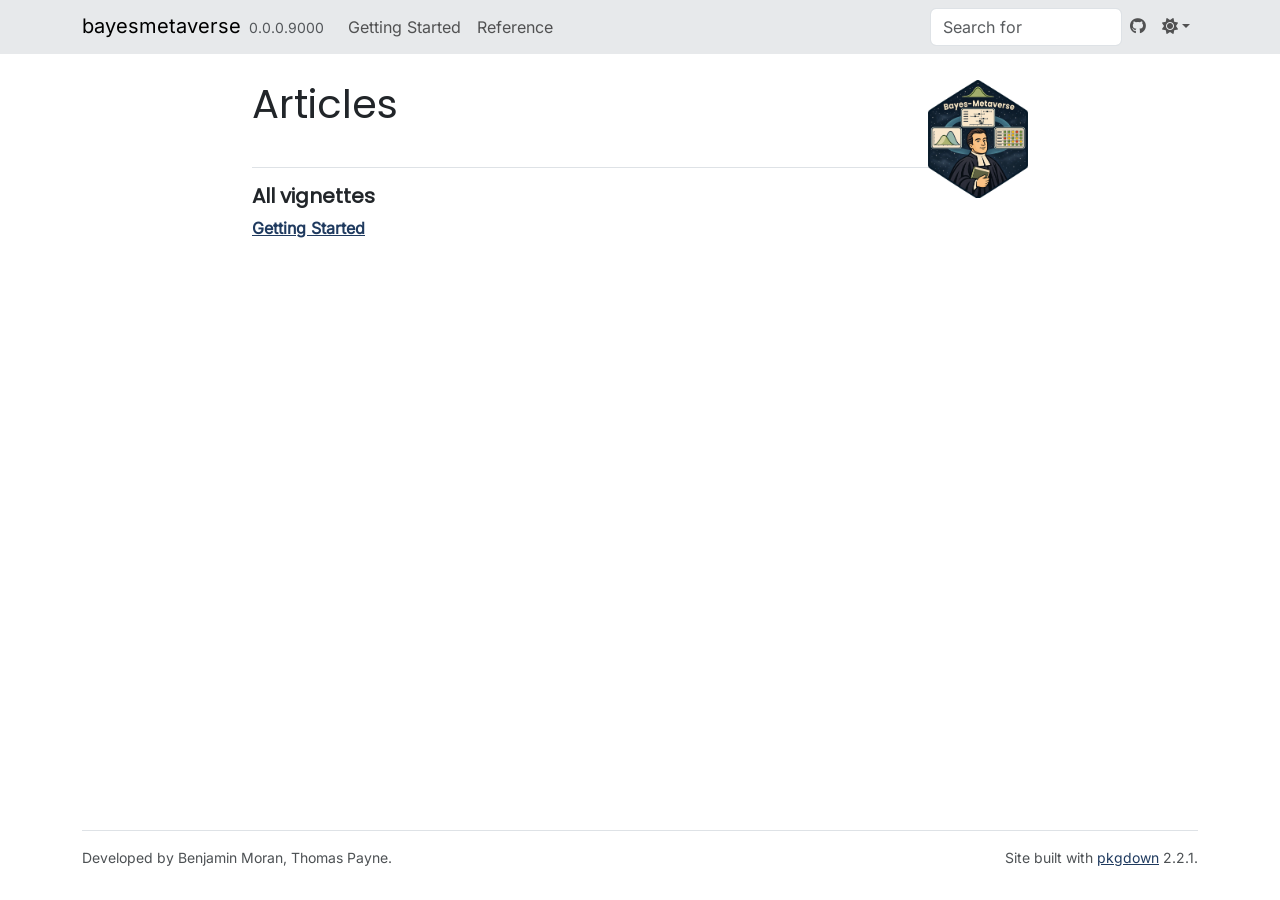
<file: docs/articles/index.html>
<!DOCTYPE html>
<!-- Generated by pkgdown: do not edit by hand --><html lang="en"><head><meta http-equiv="Content-Type" content="text/html; charset=UTF-8"><meta charset="utf-8"><meta http-equiv="X-UA-Compatible" content="IE=edge"><meta name="viewport" content="width=device-width, initial-scale=1, shrink-to-fit=no"><title>Articles • bayesmetaverse</title><!-- favicons --><link rel="icon" type="image/png" sizes="96x96" href="../favicon-96x96.png"><link rel="icon" type="”image/svg+xml”" href="../favicon.svg"><link rel="apple-touch-icon" sizes="180x180" href="../apple-touch-icon.png"><link rel="icon" sizes="any" href="../favicon.ico"><link rel="manifest" href="../site.webmanifest"><script src="../lightswitch.js"></script><script src="../deps/jquery-3.6.0/jquery-3.6.0.min.js"></script><meta name="viewport" content="width=device-width, initial-scale=1, shrink-to-fit=no"><link href="../deps/bootstrap-5.3.8/bootstrap.min.css" rel="stylesheet"><script src="../deps/bootstrap-5.3.8/bootstrap.bundle.min.js"></script><link href="../deps/Inter-0.4.10/font.css" rel="stylesheet"><link href="../deps/Poppins-0.4.10/font.css" rel="stylesheet"><link href="../deps/font-awesome-6.5.2/css/all.min.css" rel="stylesheet"><link href="../deps/font-awesome-6.5.2/css/v4-shims.min.css" rel="stylesheet"><script src="../deps/headroom-0.11.0/headroom.min.js"></script><script src="../deps/headroom-0.11.0/jQuery.headroom.min.js"></script><script src="../deps/bootstrap-toc-1.0.1/bootstrap-toc.min.js"></script><script src="../deps/clipboard.js-2.0.11/clipboard.min.js"></script><script src="../deps/search-1.0.0/autocomplete.jquery.min.js"></script><script src="../deps/search-1.0.0/fuse.min.js"></script><script src="../deps/search-1.0.0/mark.min.js"></script><!-- pkgdown --><script src="../pkgdown.js"></script><link href="../extra.css" rel="stylesheet"><meta property="og:title" content="Articles"><meta property="og:image" content="https://bayesian-metaverse.github.io/bayesmetaverse/logo.png"></head><body>
    <a href="#main" class="visually-hidden-focusable">Skip to contents</a>


    <nav class="navbar navbar-expand-lg fixed-top " aria-label="Site navigation"><div class="container">

    <a class="navbar-brand me-2" href="../index.html">bayesmetaverse</a>

    <small class="nav-text text-muted me-auto" data-bs-toggle="tooltip" data-bs-placement="bottom" title="">0.0.0.9000</small>


    <button class="navbar-toggler" type="button" data-bs-toggle="collapse" data-bs-target="#navbar" aria-controls="navbar" aria-expanded="false" aria-label="Toggle navigation">
      <span class="navbar-toggler-icon"></span>
    </button>

    <div id="navbar" class="collapse navbar-collapse ms-3">
      <ul class="navbar-nav me-auto"><li class="nav-item"><a class="nav-link" href="../articles/bayesmetaverse.html">Getting Started</a></li>
<li class="nav-item"><a class="nav-link" href="../reference/index.html">Reference</a></li>
      </ul><ul class="navbar-nav"><li class="nav-item"><form class="form-inline" role="search">
 <input class="form-control" type="search" name="search-input" id="search-input" autocomplete="off" aria-label="Search site" placeholder="Search for" data-search-index="../search.json"></form></li>
<li class="nav-item"><a class="external-link nav-link" href="https://github.com/bayesian-metaverse/bayesmetaverse" aria-label="GitHub"><span class="fa fab fa-github"></span></a></li>
<li class="nav-item dropdown">
  <button class="nav-link dropdown-toggle" type="button" id="dropdown-lightswitch" data-bs-toggle="dropdown" aria-expanded="false" aria-haspopup="true" aria-label="Light switch"><span class="fa fa-sun"></span></button>
  <ul class="dropdown-menu dropdown-menu-end" aria-labelledby="dropdown-lightswitch"><li><button class="dropdown-item" data-bs-theme-value="light"><span class="fa fa-sun"></span> Light</button></li>
    <li><button class="dropdown-item" data-bs-theme-value="dark"><span class="fa fa-moon"></span> Dark</button></li>
    <li><button class="dropdown-item" data-bs-theme-value="auto"><span class="fa fa-adjust"></span> Auto</button></li>
  </ul></li>
      </ul></div>


  </div>
</nav><div class="container template-article-index">
<div class="row">
  <main id="main" class="col-md-9"><div class="page-header">
      <img src="../logo.png" class="logo" alt=""><h1>Articles</h1>
    </div>

    <div class="section ">
      <h3>All vignettes</h3>
      <div class="section-desc"></div>

      <dl><dt><a href="bayesmetaverse.html">Getting Started</a></dt>
        <dd>
      </dd></dl></div>
  </main></div>


    <footer><div class="pkgdown-footer-left">
  <p>Developed by Benjamin Moran, Thomas Payne.</p>
</div>

<div class="pkgdown-footer-right">
  <p>Site built with <a href="https://pkgdown.r-lib.org/" class="external-link">pkgdown</a> 2.2.1.</p>
</div>

    </footer></div>





  </body></html>
</file>
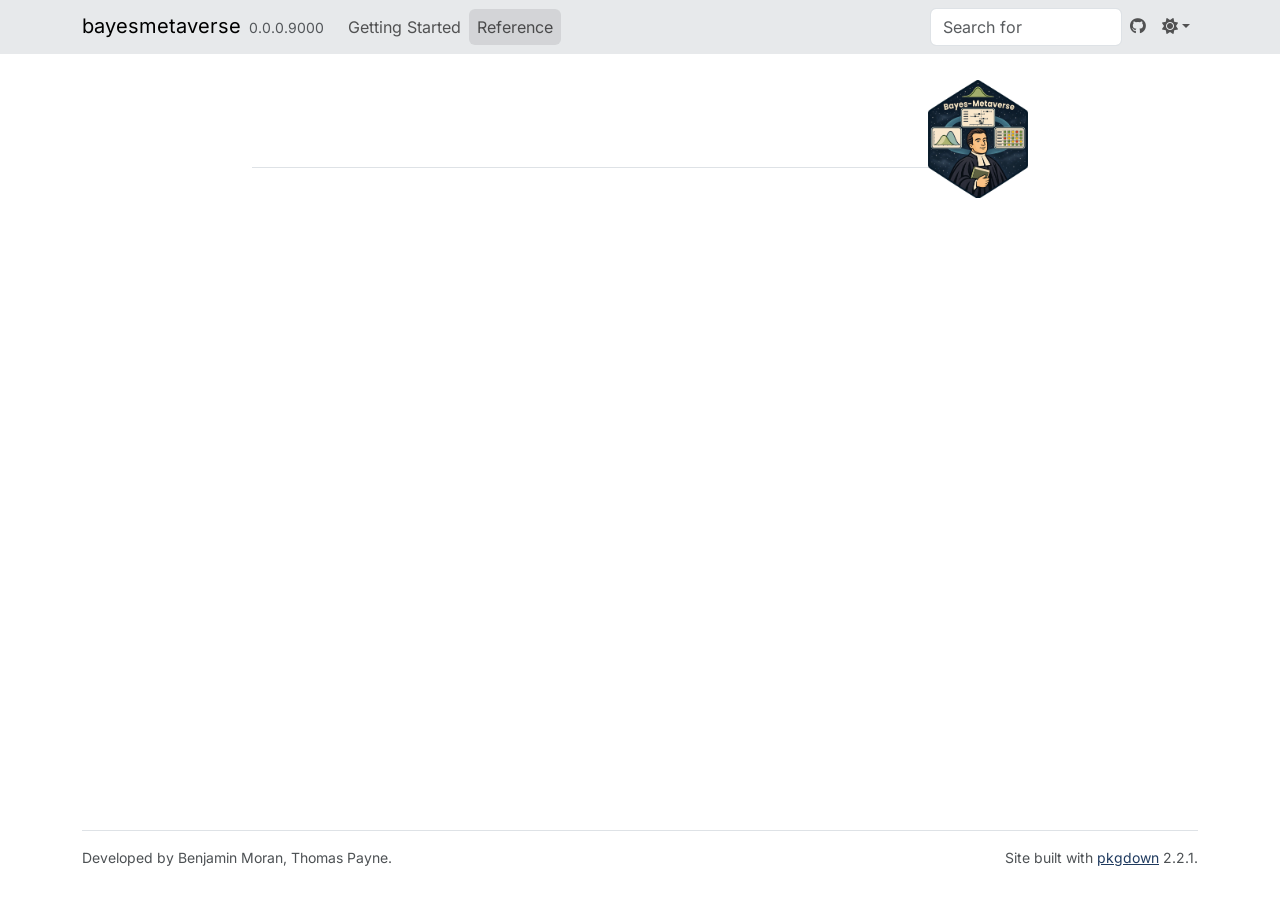
<file: docs/reference/index.html>
<!DOCTYPE html>
<!-- Generated by pkgdown: do not edit by hand --><html lang="en"><head><meta http-equiv="Content-Type" content="text/html; charset=UTF-8"><meta charset="utf-8"><meta http-equiv="X-UA-Compatible" content="IE=edge"><meta name="viewport" content="width=device-width, initial-scale=1, shrink-to-fit=no"><title> • bayesmetaverse</title><!-- favicons --><link rel="icon" type="image/png" sizes="96x96" href="../favicon-96x96.png"><link rel="icon" type="”image/svg+xml”" href="../favicon.svg"><link rel="apple-touch-icon" sizes="180x180" href="../apple-touch-icon.png"><link rel="icon" sizes="any" href="../favicon.ico"><link rel="manifest" href="../site.webmanifest"><script src="../lightswitch.js"></script><script src="../deps/jquery-3.6.0/jquery-3.6.0.min.js"></script><meta name="viewport" content="width=device-width, initial-scale=1, shrink-to-fit=no"><link href="../deps/bootstrap-5.3.8/bootstrap.min.css" rel="stylesheet"><script src="../deps/bootstrap-5.3.8/bootstrap.bundle.min.js"></script><link href="../deps/Inter-0.4.10/font.css" rel="stylesheet"><link href="../deps/Poppins-0.4.10/font.css" rel="stylesheet"><link href="../deps/font-awesome-6.5.2/css/all.min.css" rel="stylesheet"><link href="../deps/font-awesome-6.5.2/css/v4-shims.min.css" rel="stylesheet"><script src="../deps/headroom-0.11.0/headroom.min.js"></script><script src="../deps/headroom-0.11.0/jQuery.headroom.min.js"></script><script src="../deps/bootstrap-toc-1.0.1/bootstrap-toc.min.js"></script><script src="../deps/clipboard.js-2.0.11/clipboard.min.js"></script><script src="../deps/search-1.0.0/autocomplete.jquery.min.js"></script><script src="../deps/search-1.0.0/fuse.min.js"></script><script src="../deps/search-1.0.0/mark.min.js"></script><!-- pkgdown --><script src="../pkgdown.js"></script><link href="../extra.css" rel="stylesheet"><meta property="og:title" content=""><meta property="og:image" content="https://bayesian-metaverse.github.io/bayesmetaverse/logo.png"></head><body>
    <a href="#main" class="visually-hidden-focusable">Skip to contents</a>


    <nav class="navbar navbar-expand-lg fixed-top " aria-label="Site navigation"><div class="container">

    <a class="navbar-brand me-2" href="../index.html">bayesmetaverse</a>

    <small class="nav-text text-muted me-auto" data-bs-toggle="tooltip" data-bs-placement="bottom" title="">0.0.0.9000</small>


    <button class="navbar-toggler" type="button" data-bs-toggle="collapse" data-bs-target="#navbar" aria-controls="navbar" aria-expanded="false" aria-label="Toggle navigation">
      <span class="navbar-toggler-icon"></span>
    </button>

    <div id="navbar" class="collapse navbar-collapse ms-3">
      <ul class="navbar-nav me-auto"><li class="nav-item"><a class="nav-link" href="../articles/bayesmetaverse.html">Getting Started</a></li>
<li class="active nav-item"><a class="nav-link" href="../reference/index.html">Reference</a></li>
      </ul><ul class="navbar-nav"><li class="nav-item"><form class="form-inline" role="search">
 <input class="form-control" type="search" name="search-input" id="search-input" autocomplete="off" aria-label="Search site" placeholder="Search for" data-search-index="../search.json"></form></li>
<li class="nav-item"><a class="external-link nav-link" href="https://github.com/bayesian-metaverse/bayesmetaverse" aria-label="GitHub"><span class="fa fab fa-github"></span></a></li>
<li class="nav-item dropdown">
  <button class="nav-link dropdown-toggle" type="button" id="dropdown-lightswitch" data-bs-toggle="dropdown" aria-expanded="false" aria-haspopup="true" aria-label="Light switch"><span class="fa fa-sun"></span></button>
  <ul class="dropdown-menu dropdown-menu-end" aria-labelledby="dropdown-lightswitch"><li><button class="dropdown-item" data-bs-theme-value="light"><span class="fa fa-sun"></span> Light</button></li>
    <li><button class="dropdown-item" data-bs-theme-value="dark"><span class="fa fa-moon"></span> Dark</button></li>
    <li><button class="dropdown-item" data-bs-theme-value="auto"><span class="fa fa-adjust"></span> Auto</button></li>
  </ul></li>
      </ul></div>


  </div>
</nav><div class="container template-reference-index">
<div class="row">
  <main id="main" class="col-md-9"><div class="page-header">
      <img src="../logo.png" class="logo" alt=""><h1></h1>
    </div>


  </main></div>


    <footer><div class="pkgdown-footer-left">
  <p>Developed by Benjamin Moran, Thomas Payne.</p>
</div>

<div class="pkgdown-footer-right">
  <p>Site built with <a href="https://pkgdown.r-lib.org/" class="external-link">pkgdown</a> 2.2.1.</p>
</div>

    </footer></div>





  </body></html>
</file>
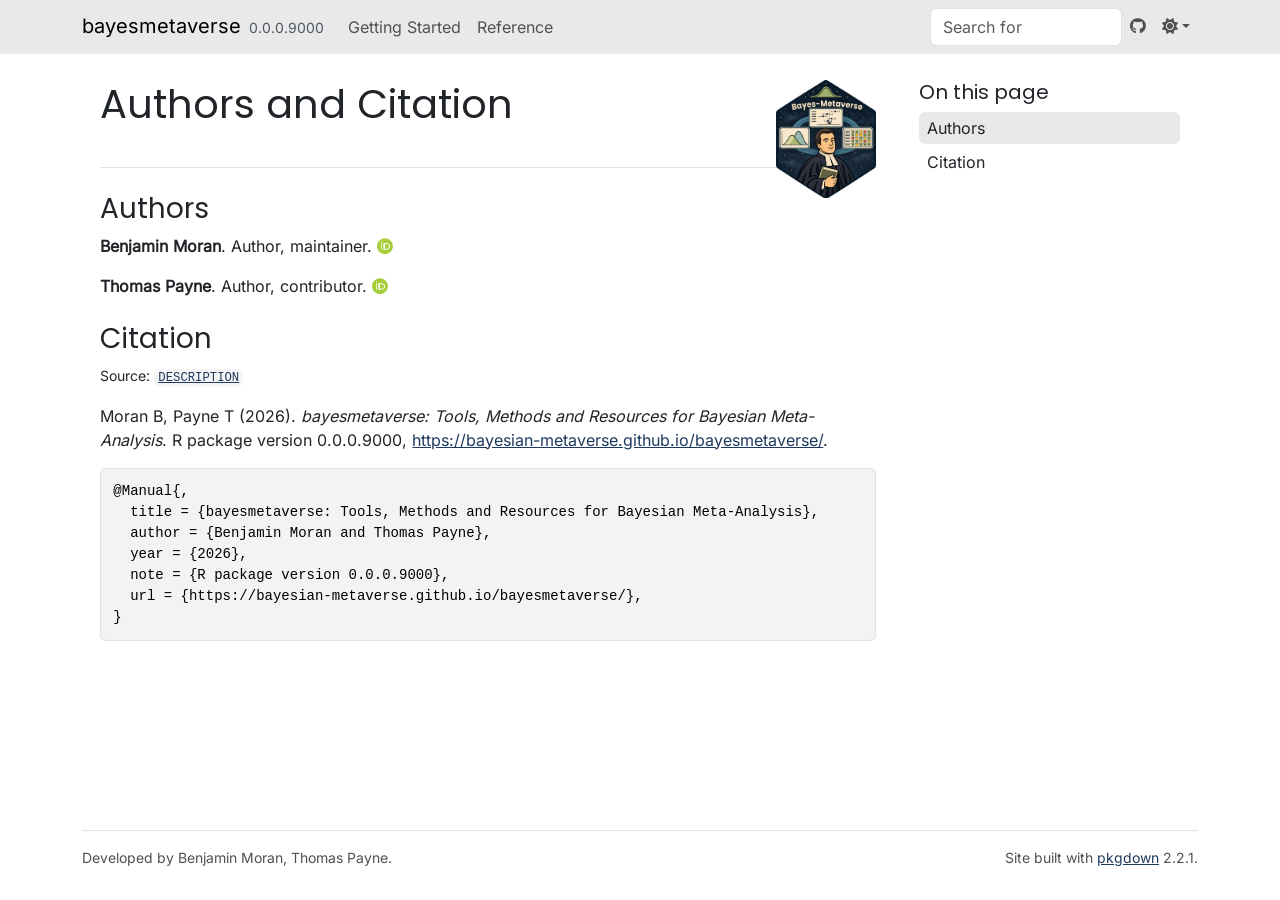
<file: docs/authors.html>
<!DOCTYPE html>
<!-- Generated by pkgdown: do not edit by hand --><html lang="en"><head><meta http-equiv="Content-Type" content="text/html; charset=UTF-8"><meta charset="utf-8"><meta http-equiv="X-UA-Compatible" content="IE=edge"><meta name="viewport" content="width=device-width, initial-scale=1, shrink-to-fit=no"><title>Authors and Citation • bayesmetaverse</title><!-- favicons --><link rel="icon" type="image/png" sizes="96x96" href="favicon-96x96.png"><link rel="icon" type="”image/svg+xml”" href="favicon.svg"><link rel="apple-touch-icon" sizes="180x180" href="apple-touch-icon.png"><link rel="icon" sizes="any" href="favicon.ico"><link rel="manifest" href="site.webmanifest"><script src="lightswitch.js"></script><script src="deps/jquery-3.6.0/jquery-3.6.0.min.js"></script><meta name="viewport" content="width=device-width, initial-scale=1, shrink-to-fit=no"><link href="deps/bootstrap-5.3.8/bootstrap.min.css" rel="stylesheet"><script src="deps/bootstrap-5.3.8/bootstrap.bundle.min.js"></script><link href="deps/Inter-0.4.10/font.css" rel="stylesheet"><link href="deps/Poppins-0.4.10/font.css" rel="stylesheet"><link href="deps/font-awesome-6.5.2/css/all.min.css" rel="stylesheet"><link href="deps/font-awesome-6.5.2/css/v4-shims.min.css" rel="stylesheet"><script src="deps/headroom-0.11.0/headroom.min.js"></script><script src="deps/headroom-0.11.0/jQuery.headroom.min.js"></script><script src="deps/bootstrap-toc-1.0.1/bootstrap-toc.min.js"></script><script src="deps/clipboard.js-2.0.11/clipboard.min.js"></script><script src="deps/search-1.0.0/autocomplete.jquery.min.js"></script><script src="deps/search-1.0.0/fuse.min.js"></script><script src="deps/search-1.0.0/mark.min.js"></script><!-- pkgdown --><script src="pkgdown.js"></script><link href="extra.css" rel="stylesheet"><meta property="og:title" content="Authors and Citation"><meta property="og:image" content="https://bayesian-metaverse.github.io/bayesmetaverse/logo.png"></head><body>
    <a href="#main" class="visually-hidden-focusable">Skip to contents</a>


    <nav class="navbar navbar-expand-lg fixed-top " aria-label="Site navigation"><div class="container">

    <a class="navbar-brand me-2" href="index.html">bayesmetaverse</a>

    <small class="nav-text text-muted me-auto" data-bs-toggle="tooltip" data-bs-placement="bottom" title="">0.0.0.9000</small>


    <button class="navbar-toggler" type="button" data-bs-toggle="collapse" data-bs-target="#navbar" aria-controls="navbar" aria-expanded="false" aria-label="Toggle navigation">
      <span class="navbar-toggler-icon"></span>
    </button>

    <div id="navbar" class="collapse navbar-collapse ms-3">
      <ul class="navbar-nav me-auto"><li class="nav-item"><a class="nav-link" href="articles/bayesmetaverse.html">Getting Started</a></li>
<li class="nav-item"><a class="nav-link" href="reference/index.html">Reference</a></li>
      </ul><ul class="navbar-nav"><li class="nav-item"><form class="form-inline" role="search">
 <input class="form-control" type="search" name="search-input" id="search-input" autocomplete="off" aria-label="Search site" placeholder="Search for" data-search-index="search.json"></form></li>
<li class="nav-item"><a class="external-link nav-link" href="https://github.com/bayesian-metaverse/bayesmetaverse" aria-label="GitHub"><span class="fa fab fa-github"></span></a></li>
<li class="nav-item dropdown">
  <button class="nav-link dropdown-toggle" type="button" id="dropdown-lightswitch" data-bs-toggle="dropdown" aria-expanded="false" aria-haspopup="true" aria-label="Light switch"><span class="fa fa-sun"></span></button>
  <ul class="dropdown-menu dropdown-menu-end" aria-labelledby="dropdown-lightswitch"><li><button class="dropdown-item" data-bs-theme-value="light"><span class="fa fa-sun"></span> Light</button></li>
    <li><button class="dropdown-item" data-bs-theme-value="dark"><span class="fa fa-moon"></span> Dark</button></li>
    <li><button class="dropdown-item" data-bs-theme-value="auto"><span class="fa fa-adjust"></span> Auto</button></li>
  </ul></li>
      </ul></div>


  </div>
</nav><div class="container template-citation-authors">
<div class="row">
  <main id="main" class="col-md-9"><div class="page-header">
      <img src="logo.png" class="logo" alt=""><h1>Authors and Citation</h1>
    </div>

    <div class="section level2">
      <h2>Authors</h2>

      <ul class="list-unstyled"><li>
          <p><strong>Benjamin Moran</strong>. Author, maintainer. <a href="https://orcid.org/0000-0002-6515-6722" target="orcid.widget" aria-label="ORCID" class="external-link"><span class="fab fa-orcid orcid" aria-hidden="true"></span></a>
          </p>
        </li>
        <li>
          <p><strong>Thomas Payne</strong>. Author, contributor. <a href="https://orcid.org/0000-0002-5530-3717" target="orcid.widget" aria-label="ORCID" class="external-link"><span class="fab fa-orcid orcid" aria-hidden="true"></span></a>
          </p>
        </li>
      </ul></div>

    <div class="section level2">
      <h2 id="citation">Citation</h2>
      <p><small class="dont-index">Source: <a href="https://github.com/bayesian-metaverse/bayesmetaverse/blob/HEAD/DESCRIPTION" class="external-link"><code>DESCRIPTION</code></a></small></p>

      <p>Moran B, Payne T (2026).
<em>bayesmetaverse: Tools, Methods and Resources for Bayesian Meta-Analysis</em>.
R package version 0.0.0.9000, <a href="https://bayesian-metaverse.github.io/bayesmetaverse/">https://bayesian-metaverse.github.io/bayesmetaverse/</a>.
</p>
      <pre>@Manual{,
  title = {bayesmetaverse: Tools, Methods and Resources for Bayesian Meta-Analysis},
  author = {Benjamin Moran and Thomas Payne},
  year = {2026},
  note = {R package version 0.0.0.9000},
  url = {https://bayesian-metaverse.github.io/bayesmetaverse/},
}</pre>
    </div>

  </main><aside class="col-md-3"><nav id="toc" aria-label="Table of contents"><h2>On this page</h2>
    </nav></aside></div>


    <footer><div class="pkgdown-footer-left">
  <p>Developed by Benjamin Moran, Thomas Payne.</p>
</div>

<div class="pkgdown-footer-right">
  <p>Site built with <a href="https://pkgdown.r-lib.org/" class="external-link">pkgdown</a> 2.2.1.</p>
</div>

    </footer></div>





  </body></html>
</file>
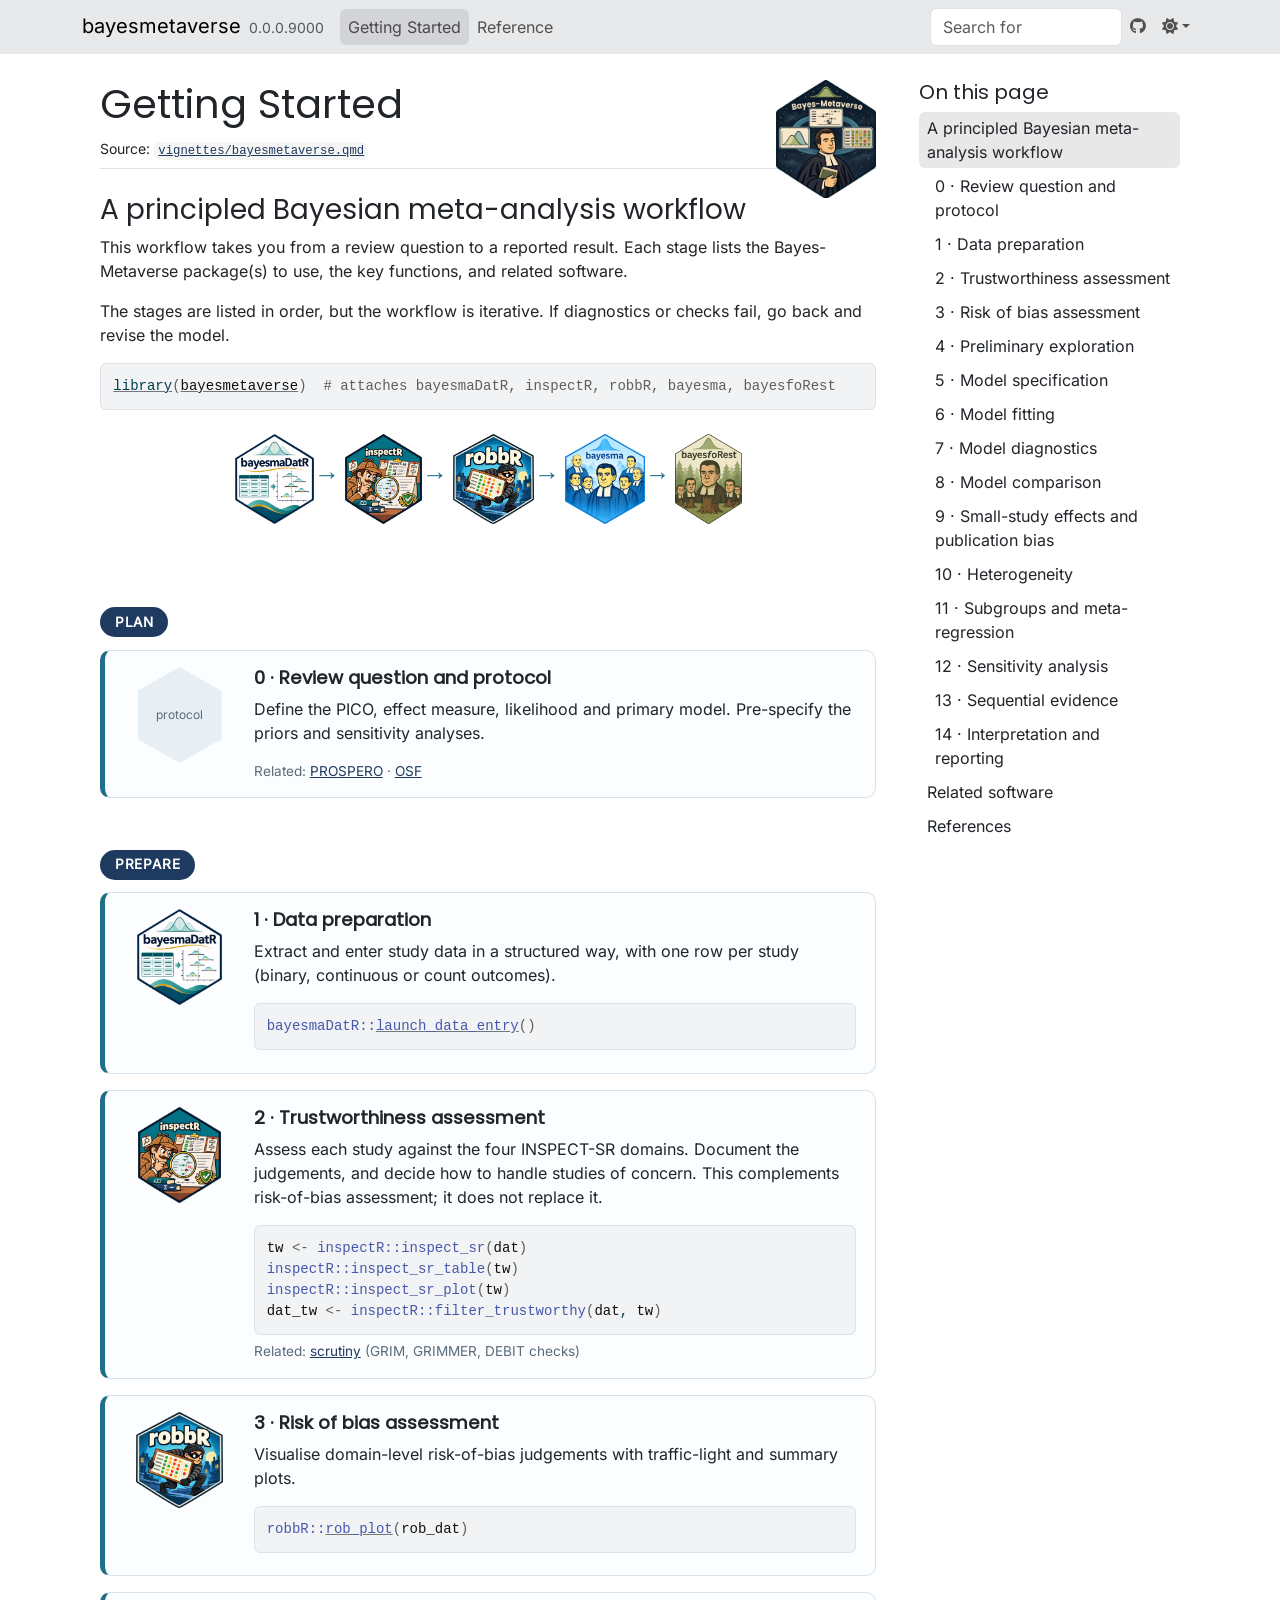
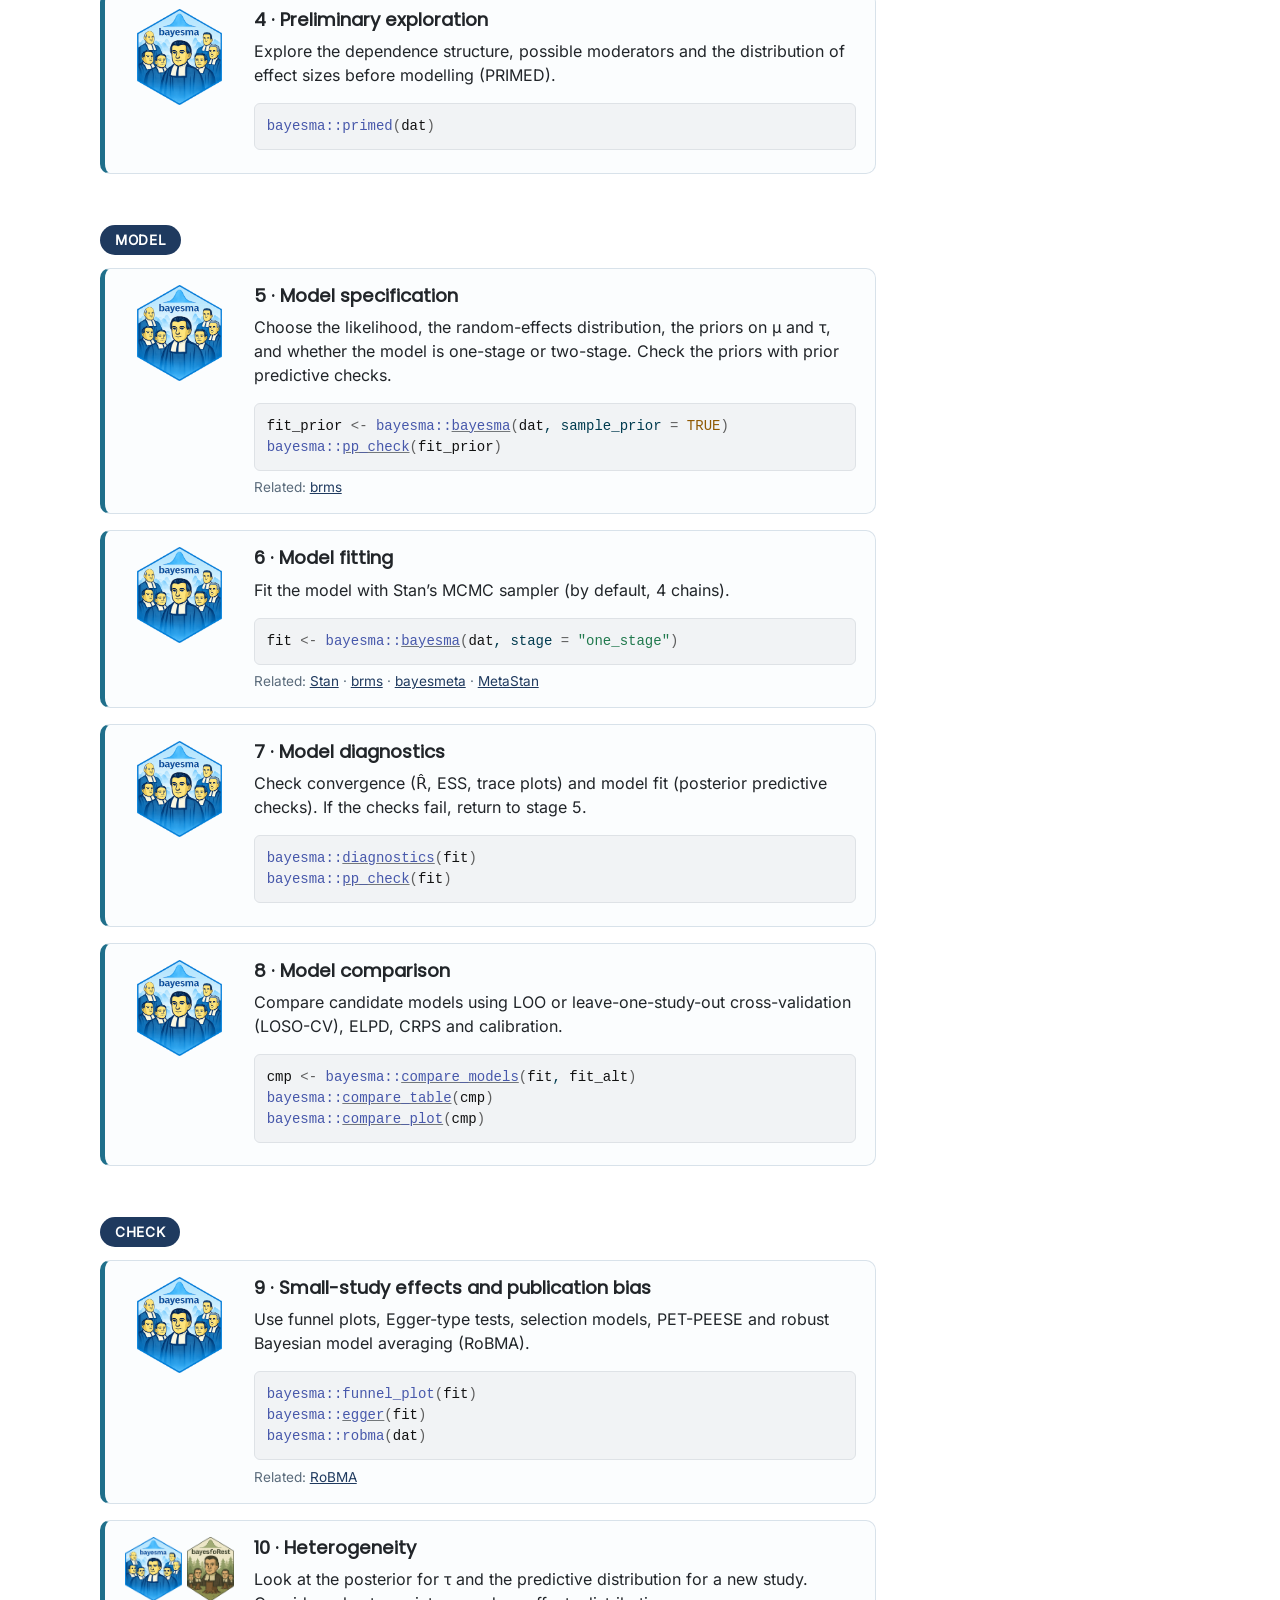
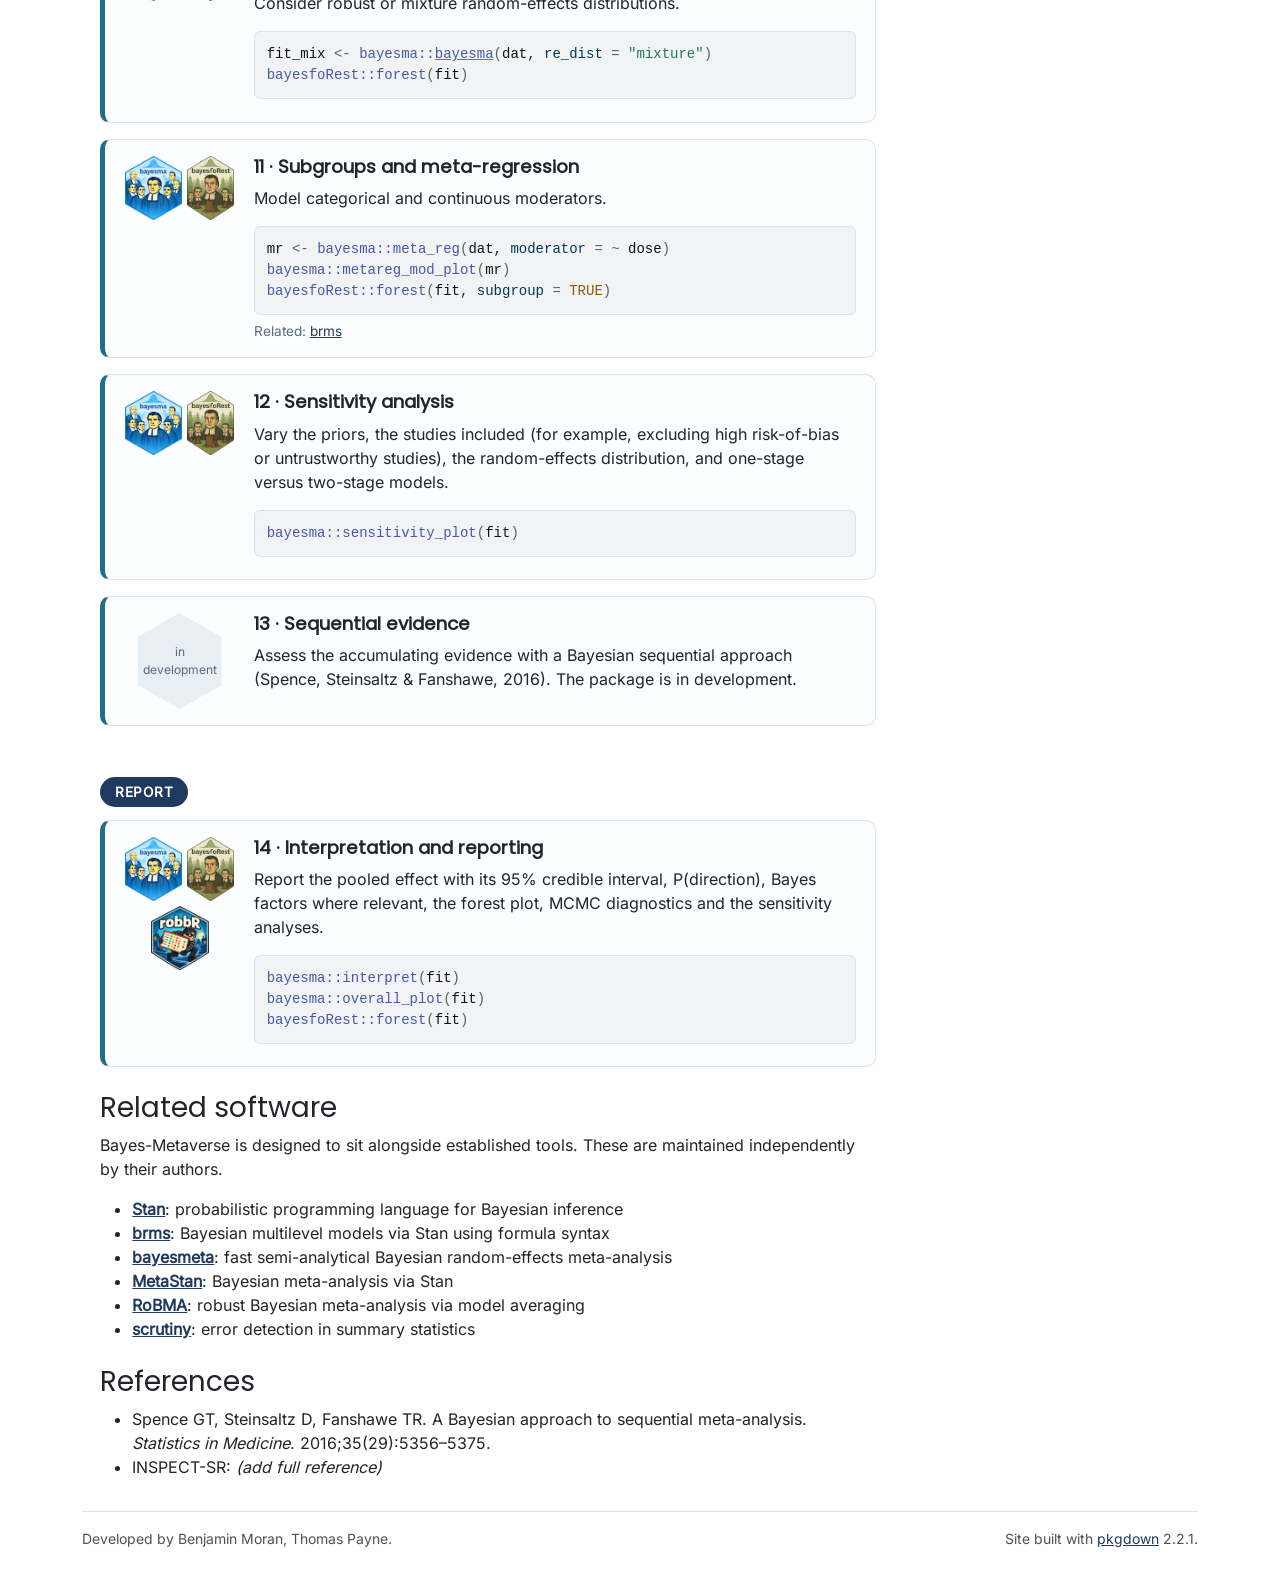
<file: docs/articles/bayesmetaverse.html>
<!DOCTYPE html>
<!-- Generated by pkgdown: do not edit by hand --><html lang="en">
<head>
<meta http-equiv="Content-Type" content="text/html; charset=UTF-8">
<meta charset="utf-8">
<meta http-equiv="X-UA-Compatible" content="IE=edge">
<meta name="viewport" content="width=device-width, initial-scale=1, shrink-to-fit=no">
<title>Getting Started • bayesmetaverse</title>
<!-- favicons --><link rel="icon" type="image/png" sizes="96x96" href="../favicon-96x96.png">
<link rel="icon" type="”image/svg+xml”" href="../favicon.svg">
<link rel="apple-touch-icon" sizes="180x180" href="../apple-touch-icon.png">
<link rel="icon" sizes="any" href="../favicon.ico">
<link rel="manifest" href="../site.webmanifest">
<script src="../lightswitch.js"></script><script src="../deps/jquery-3.6.0/jquery-3.6.0.min.js"></script><meta name="viewport" content="width=device-width, initial-scale=1, shrink-to-fit=no">
<link href="../deps/bootstrap-5.3.8/bootstrap.min.css" rel="stylesheet">
<script src="../deps/bootstrap-5.3.8/bootstrap.bundle.min.js"></script><link href="../deps/Inter-0.4.10/font.css" rel="stylesheet">
<link href="../deps/Poppins-0.4.10/font.css" rel="stylesheet">
<link href="../deps/font-awesome-6.5.2/css/all.min.css" rel="stylesheet">
<link href="../deps/font-awesome-6.5.2/css/v4-shims.min.css" rel="stylesheet">
<script src="../deps/headroom-0.11.0/headroom.min.js"></script><script src="../deps/headroom-0.11.0/jQuery.headroom.min.js"></script><script src="../deps/bootstrap-toc-1.0.1/bootstrap-toc.min.js"></script><script src="../deps/clipboard.js-2.0.11/clipboard.min.js"></script><script src="../deps/search-1.0.0/autocomplete.jquery.min.js"></script><script src="../deps/search-1.0.0/fuse.min.js"></script><script src="../deps/search-1.0.0/mark.min.js"></script><script src="bayesmetaverse_files/libs/quarto-html/popper.min.js"></script><script src="bayesmetaverse_files/libs/quarto-html/tippy.umd.min.js"></script><link href="bayesmetaverse_files/libs/quarto-html/tippy.css" rel="stylesheet">
<link href="bayesmetaverse_files/libs/quarto-html/light-border.css" rel="stylesheet">
<!-- pkgdown --><script src="../pkgdown.js"></script><link href="../extra.css" rel="stylesheet">
<meta property="og:title" content="Getting Started">
<meta property="og:image" content="https://bayesian-metaverse.github.io/bayesmetaverse/logo.png">
</head>
<body>
    <a href="#main" class="visually-hidden-focusable">Skip to contents</a>


    <nav class="navbar navbar-expand-lg fixed-top " aria-label="Site navigation"><div class="container">

    <a class="navbar-brand me-2" href="../index.html">bayesmetaverse</a>

    <small class="nav-text text-muted me-auto" data-bs-toggle="tooltip" data-bs-placement="bottom" title="">0.0.0.9000</small>


    <button class="navbar-toggler" type="button" data-bs-toggle="collapse" data-bs-target="#navbar" aria-controls="navbar" aria-expanded="false" aria-label="Toggle navigation">
      <span class="navbar-toggler-icon"></span>
    </button>

    <div id="navbar" class="collapse navbar-collapse ms-3">
      <ul class="navbar-nav me-auto">
<li class="active nav-item"><a class="nav-link" href="../articles/bayesmetaverse.html">Getting Started</a></li>
<li class="nav-item"><a class="nav-link" href="../reference/index.html">Reference</a></li>
      </ul>
<ul class="navbar-nav">
<li class="nav-item"><form class="form-inline" role="search">
 <input class="form-control" type="search" name="search-input" id="search-input" autocomplete="off" aria-label="Search site" placeholder="Search for" data-search-index="../search.json">
</form></li>
<li class="nav-item"><a class="external-link nav-link" href="https://github.com/bayesian-metaverse/bayesmetaverse" aria-label="GitHub"><span class="fa fab fa-github"></span></a></li>
<li class="nav-item dropdown">
  <button class="nav-link dropdown-toggle" type="button" id="dropdown-lightswitch" data-bs-toggle="dropdown" aria-expanded="false" aria-haspopup="true" aria-label="Light switch"><span class="fa fa-sun"></span></button>
  <ul class="dropdown-menu dropdown-menu-end" aria-labelledby="dropdown-lightswitch">
<li><button class="dropdown-item" data-bs-theme-value="light"><span class="fa fa-sun"></span> Light</button></li>
    <li><button class="dropdown-item" data-bs-theme-value="dark"><span class="fa fa-moon"></span> Dark</button></li>
    <li><button class="dropdown-item" data-bs-theme-value="auto"><span class="fa fa-adjust"></span> Auto</button></li>
  </ul>
</li>
      </ul>
</div>


  </div>
</nav><div class="container template-quarto">
<div class="row">
  <main id="main" class="col-md-9"><div class="page-header">
      <img src="../logo.png" class="logo" alt=""><h1>Getting Started</h1>




      <small class="dont-index">Source: <a href="https://github.com/bayesian-metaverse/bayesmetaverse/blob/HEAD/vignettes/bayesmetaverse.qmd" class="external-link"><code>vignettes/bayesmetaverse.qmd</code></a></small>
      <div class="d-none name"><code></code></div>
    </div>






    <section class="level2"><h2 id="a-principled-bayesian-meta-analysis-workflow">A principled Bayesian meta-analysis workflow<a class="anchor" aria-label="anchor" href="#a-principled-bayesian-meta-analysis-workflow"></a>
</h2>
<p>This workflow takes you from a review question to a reported result. Each stage lists the Bayes-Metaverse package(s) to use, the key functions, and related software.</p>
<p>The stages are listed in order, but the workflow is iterative. If diagnostics or checks fail, go back and revise the model.</p>
<div class="cell">
<div class="sourceCode cell-code" id="cb1"><pre class="downlit sourceCode r">
<code class="sourceCode R"><span><span class="kw"><a href="https://rdrr.io/r/base/library.html" class="external-link">library</a></span><span class="op">(</span><span class="va"><a href="https://bayesian-metaverse.github.io/bayesmetaverse/">bayesmetaverse</a></span><span class="op">)</span>  <span class="co"># attaches bayesmaDatR, inspectR, robbR, bayesma, bayesfoRest</span></span></code></pre></div>
</div>
<div class="bmv-strip">
<p><img src="figures/bayesmaDatR.png" alt="bayesmaDatR"><span>→</span> <img src="figures/inspectR.png" alt="inspectR"><span>→</span> <img src="figures/robbR.png" alt="robbR"><span>→</span> <img src="figures/bayesma.png" alt="bayesma"><span>→</span> <img src="figures/bayesfoRest.png" alt="bayesfoRest"></p>
</div>
<!-- ===================================================================== -->
<div class="bmv-phase">
<p>Plan</p>
</div>
<div class="bmv-stage">
<div class="bmv-hexes">
<span class="bmv-nohex">protocol</span>
</div>
<section class="level3 bmv-body"><h3 id="review-question-and-protocol">0 · Review question and protocol<a class="anchor" aria-label="anchor" href="#review-question-and-protocol"></a>
</h3>
<p>Define the PICO, effect measure, likelihood and primary model. Pre-specify the priors and sensitivity analyses.</p>
<p class="bmv-ext">
Related: <a href="https://www.crd.york.ac.uk/prospero/" class="external-link">PROSPERO</a> · <a href="https://osf.io/" class="external-link">OSF</a>
</p>
</section>
</div>
<div class="bmv-phase">
<p>Prepare</p>
</div>
<div class="bmv-stage">
<div class="bmv-hexes">
<img src="figures/bayesmaDatR.png" alt="bayesmaDatR">
</div>
<section class="level3 bmv-body"><h3 id="data-preparation">1 · Data preparation<a class="anchor" aria-label="anchor" href="#data-preparation"></a>
</h3>
<p>Extract and enter study data in a structured way, with one row per study (binary, continuous or count outcomes).</p>
<div class="cell">
<div class="sourceCode cell-code" id="cb2"><pre class="downlit sourceCode r">
<code class="sourceCode R"><span><span class="fu">bayesmaDatR</span><span class="fu">::</span><span class="fu"><a href="https://blmoran.github.io/bayesmaDatR/reference/launch_data_entry.html" class="external-link">launch_data_entry</a></span><span class="op">(</span><span class="op">)</span></span></code></pre></div>
</div>
</section>
</div>
<div class="bmv-stage">
<div class="bmv-hexes">
<img src="figures/inspectR.png" alt="inspectR">
</div>
<section class="level3 bmv-body"><h3 id="trustworthiness-assessment">2 · Trustworthiness assessment<a class="anchor" aria-label="anchor" href="#trustworthiness-assessment"></a>
</h3>
<p>Assess each study against the four INSPECT-SR domains. Document the judgements, and decide how to handle studies of concern. This complements risk-of-bias assessment; it does not replace it.</p>
<div class="cell">
<div class="sourceCode cell-code" id="cb3"><pre class="downlit sourceCode r">
<code class="sourceCode R"><span><span class="va">tw</span> <span class="op">&lt;-</span> <span class="fu">inspectR</span><span class="fu">::</span><span class="fu">inspect_sr</span><span class="op">(</span><span class="va">dat</span><span class="op">)</span></span>
<span><span class="fu">inspectR</span><span class="fu">::</span><span class="fu">inspect_sr_table</span><span class="op">(</span><span class="va">tw</span><span class="op">)</span></span>
<span><span class="fu">inspectR</span><span class="fu">::</span><span class="fu">inspect_sr_plot</span><span class="op">(</span><span class="va">tw</span><span class="op">)</span></span>
<span><span class="va">dat_tw</span> <span class="op">&lt;-</span> <span class="fu">inspectR</span><span class="fu">::</span><span class="fu">filter_trustworthy</span><span class="op">(</span><span class="va">dat</span>, <span class="va">tw</span><span class="op">)</span></span></code></pre></div>
</div>
<p class="bmv-ext">
Related: <a href="https://lhdjung.github.io/scrutiny/" class="external-link">scrutiny</a> (GRIM, GRIMMER, DEBIT checks)
</p>
</section>
</div>
<div class="bmv-stage">
<div class="bmv-hexes">
<img src="figures/robbR.png" alt="robbR">
</div>
<section class="level3 bmv-body"><h3 id="risk-of-bias-assessment">3 · Risk of bias assessment<a class="anchor" aria-label="anchor" href="#risk-of-bias-assessment"></a>
</h3>
<p>Visualise domain-level risk-of-bias judgements with traffic-light and summary plots.</p>
<div class="cell">
<div class="sourceCode cell-code" id="cb4"><pre class="downlit sourceCode r">
<code class="sourceCode R"><span><span class="fu">robbR</span><span class="fu">::</span><span class="fu"><a href="https://rdrr.io/pkg/robbR/man/rob_plot.html" class="external-link">rob_plot</a></span><span class="op">(</span><span class="va">rob_dat</span><span class="op">)</span></span></code></pre></div>
</div>
</section>
</div>
<div class="bmv-stage">
<div class="bmv-hexes">
<img src="figures/bayesma.png" alt="bayesma">
</div>
<section class="level3 bmv-body"><h3 id="preliminary-exploration">4 · Preliminary exploration<a class="anchor" aria-label="anchor" href="#preliminary-exploration"></a>
</h3>
<p>Explore the dependence structure, possible moderators and the distribution of effect sizes before modelling (PRIMED).</p>
<div class="cell">
<div class="sourceCode cell-code" id="cb5"><pre class="downlit sourceCode r">
<code class="sourceCode R"><span><span class="fu">bayesma</span><span class="fu">::</span><span class="fu">primed</span><span class="op">(</span><span class="va">dat</span><span class="op">)</span></span></code></pre></div>
</div>
</section>
</div>
<div class="bmv-phase">
<p>Model</p>
</div>
<div class="bmv-stage">
<div class="bmv-hexes">
<img src="figures/bayesma.png" alt="bayesma">
</div>
<section class="level3 bmv-body"><h3 id="model-specification">5 · Model specification<a class="anchor" aria-label="anchor" href="#model-specification"></a>
</h3>
<p>Choose the likelihood, the random-effects distribution, the priors on μ and τ, and whether the model is one-stage or two-stage. Check the priors with prior predictive checks.</p>
<div class="cell">
<div class="sourceCode cell-code" id="cb6"><pre class="downlit sourceCode r">
<code class="sourceCode R"><span><span class="va">fit_prior</span> <span class="op">&lt;-</span> <span class="fu">bayesma</span><span class="fu">::</span><span class="fu"><a href="https://blmoran.github.io/bayesma/reference/bayesma.html" class="external-link">bayesma</a></span><span class="op">(</span><span class="va">dat</span>, sample_prior <span class="op">=</span> <span class="cn">TRUE</span><span class="op">)</span></span>
<span><span class="fu">bayesma</span><span class="fu">::</span><span class="fu"><a href="https://mc-stan.org/bayesplot/reference/pp_check.html" class="external-link">pp_check</a></span><span class="op">(</span><span class="va">fit_prior</span><span class="op">)</span></span></code></pre></div>
</div>
<p class="bmv-ext">
Related: <a href="https://paul-buerkner.github.io/brms/" class="external-link">brms</a>
</p>
</section>
</div>
<div class="bmv-stage">
<div class="bmv-hexes">
<img src="figures/bayesma.png" alt="bayesma">
</div>
<section class="level3 bmv-body"><h3 id="model-fitting">6 · Model fitting<a class="anchor" aria-label="anchor" href="#model-fitting"></a>
</h3>
<p>Fit the model with Stan’s MCMC sampler (by default, 4 chains).</p>
<div class="cell">
<div class="sourceCode cell-code" id="cb7"><pre class="downlit sourceCode r">
<code class="sourceCode R"><span><span class="va">fit</span> <span class="op">&lt;-</span> <span class="fu">bayesma</span><span class="fu">::</span><span class="fu"><a href="https://blmoran.github.io/bayesma/reference/bayesma.html" class="external-link">bayesma</a></span><span class="op">(</span><span class="va">dat</span>, stage <span class="op">=</span> <span class="st">"one_stage"</span><span class="op">)</span></span></code></pre></div>
</div>
<p class="bmv-ext">
Related: <a href="https://mc-stan.org/" class="external-link">Stan</a> · <a href="https://paul-buerkner.github.io/brms/" class="external-link">brms</a> · <a href="https://cran.r-project.org/package=bayesmeta" class="external-link">bayesmeta</a> · <a href="https://cran.r-project.org/package=MetaStan" class="external-link">MetaStan</a>
</p>
</section>
</div>
<div class="bmv-stage">
<div class="bmv-hexes">
<img src="figures/bayesma.png" alt="bayesma">
</div>
<section class="level3 bmv-body"><h3 id="model-diagnostics">7 · Model diagnostics<a class="anchor" aria-label="anchor" href="#model-diagnostics"></a>
</h3>
<p>Check convergence (R̂, ESS, trace plots) and model fit (posterior predictive checks). If the checks fail, return to stage 5.</p>
<div class="cell">
<div class="sourceCode cell-code" id="cb8"><pre class="downlit sourceCode r">
<code class="sourceCode R"><span><span class="fu">bayesma</span><span class="fu">::</span><span class="fu"><a href="https://blmoran.github.io/bayesma/reference/diagnostics.html" class="external-link">diagnostics</a></span><span class="op">(</span><span class="va">fit</span><span class="op">)</span></span>
<span><span class="fu">bayesma</span><span class="fu">::</span><span class="fu"><a href="https://mc-stan.org/bayesplot/reference/pp_check.html" class="external-link">pp_check</a></span><span class="op">(</span><span class="va">fit</span><span class="op">)</span></span></code></pre></div>
</div>
</section>
</div>
<div class="bmv-stage">
<div class="bmv-hexes">
<img src="figures/bayesma.png" alt="bayesma">
</div>
<section class="level3 bmv-body"><h3 id="model-comparison">8 · Model comparison<a class="anchor" aria-label="anchor" href="#model-comparison"></a>
</h3>
<p>Compare candidate models using LOO or leave-one-study-out cross-validation (LOSO-CV), ELPD, CRPS and calibration.</p>
<div class="cell">
<div class="sourceCode cell-code" id="cb9"><pre class="downlit sourceCode r">
<code class="sourceCode R"><span><span class="va">cmp</span> <span class="op">&lt;-</span> <span class="fu">bayesma</span><span class="fu">::</span><span class="fu"><a href="https://blmoran.github.io/bayesma/reference/compare_models.html" class="external-link">compare_models</a></span><span class="op">(</span><span class="va">fit</span>, <span class="va">fit_alt</span><span class="op">)</span></span>
<span><span class="fu">bayesma</span><span class="fu">::</span><span class="fu"><a href="https://blmoran.github.io/bayesma/reference/compare_table.html" class="external-link">compare_table</a></span><span class="op">(</span><span class="va">cmp</span><span class="op">)</span></span>
<span><span class="fu">bayesma</span><span class="fu">::</span><span class="fu"><a href="https://blmoran.github.io/bayesma/reference/compare_plot.html" class="external-link">compare_plot</a></span><span class="op">(</span><span class="va">cmp</span><span class="op">)</span></span></code></pre></div>
</div>
</section>
</div>
<div class="bmv-phase">
<p>Check</p>
</div>
<div class="bmv-stage">
<div class="bmv-hexes">
<img src="figures/bayesma.png" alt="bayesma">
</div>
<section class="level3 bmv-body"><h3 id="small-study-effects-and-publication-bias">9 · Small-study effects and publication bias<a class="anchor" aria-label="anchor" href="#small-study-effects-and-publication-bias"></a>
</h3>
<p>Use funnel plots, Egger-type tests, selection models, PET-PEESE and robust Bayesian model averaging (RoBMA).</p>
<div class="cell">
<div class="sourceCode cell-code" id="cb10"><pre class="downlit sourceCode r">
<code class="sourceCode R"><span><span class="fu">bayesma</span><span class="fu">::</span><span class="fu">funnel_plot</span><span class="op">(</span><span class="va">fit</span><span class="op">)</span></span>
<span><span class="fu">bayesma</span><span class="fu">::</span><span class="fu"><a href="https://blmoran.github.io/bayesma/reference/egger.html" class="external-link">egger</a></span><span class="op">(</span><span class="va">fit</span><span class="op">)</span></span>
<span><span class="fu">bayesma</span><span class="fu">::</span><span class="fu">robma</span><span class="op">(</span><span class="va">dat</span><span class="op">)</span></span></code></pre></div>
</div>
<p class="bmv-ext">
Related: <a href="https://cran.r-project.org/package=RoBMA" class="external-link">RoBMA</a>
</p>
</section>
</div>
<div class="bmv-stage">
<div class="bmv-hexes">
<img src="figures/bayesma.png" alt="bayesma"><img src="figures/bayesfoRest.png" alt="bayesfoRest">
</div>
<section class="level3 bmv-body"><h3 id="heterogeneity">10 · Heterogeneity<a class="anchor" aria-label="anchor" href="#heterogeneity"></a>
</h3>
<p>Look at the posterior for τ and the predictive distribution for a new study. Consider robust or mixture random-effects distributions.</p>
<div class="cell">
<div class="sourceCode cell-code" id="cb11"><pre class="downlit sourceCode r">
<code class="sourceCode R"><span><span class="va">fit_mix</span> <span class="op">&lt;-</span> <span class="fu">bayesma</span><span class="fu">::</span><span class="fu"><a href="https://blmoran.github.io/bayesma/reference/bayesma.html" class="external-link">bayesma</a></span><span class="op">(</span><span class="va">dat</span>, re_dist <span class="op">=</span> <span class="st">"mixture"</span><span class="op">)</span></span>
<span><span class="fu">bayesfoRest</span><span class="fu">::</span><span class="fu">forest</span><span class="op">(</span><span class="va">fit</span><span class="op">)</span></span></code></pre></div>
</div>
</section>
</div>
<div class="bmv-stage">
<div class="bmv-hexes">
<img src="figures/bayesma.png" alt="bayesma"><img src="figures/bayesfoRest.png" alt="bayesfoRest">
</div>
<section class="level3 bmv-body"><h3 id="subgroups-and-meta-regression">11 · Subgroups and meta-regression<a class="anchor" aria-label="anchor" href="#subgroups-and-meta-regression"></a>
</h3>
<p>Model categorical and continuous moderators.</p>
<div class="cell">
<div class="sourceCode cell-code" id="cb12"><pre class="downlit sourceCode r">
<code class="sourceCode R"><span><span class="va">mr</span> <span class="op">&lt;-</span> <span class="fu">bayesma</span><span class="fu">::</span><span class="fu">meta_reg</span><span class="op">(</span><span class="va">dat</span>, moderator <span class="op">=</span> <span class="op">~</span> <span class="va">dose</span><span class="op">)</span></span>
<span><span class="fu">bayesma</span><span class="fu">::</span><span class="fu">metareg_mod_plot</span><span class="op">(</span><span class="va">mr</span><span class="op">)</span></span>
<span><span class="fu">bayesfoRest</span><span class="fu">::</span><span class="fu">forest</span><span class="op">(</span><span class="va">fit</span>, subgroup <span class="op">=</span> <span class="cn">TRUE</span><span class="op">)</span></span></code></pre></div>
</div>
<p class="bmv-ext">
Related: <a href="https://paul-buerkner.github.io/brms/" class="external-link">brms</a>
</p>
</section>
</div>
<div class="bmv-stage">
<div class="bmv-hexes">
<img src="figures/bayesma.png" alt="bayesma"><img src="figures/bayesfoRest.png" alt="bayesfoRest">
</div>
<section class="level3 bmv-body"><h3 id="sensitivity-analysis">12 · Sensitivity analysis<a class="anchor" aria-label="anchor" href="#sensitivity-analysis"></a>
</h3>
<p>Vary the priors, the studies included (for example, excluding high risk-of-bias or untrustworthy studies), the random-effects distribution, and one-stage versus two-stage models.</p>
<div class="cell">
<div class="sourceCode cell-code" id="cb13"><pre class="downlit sourceCode r">
<code class="sourceCode R"><span><span class="fu">bayesma</span><span class="fu">::</span><span class="fu">sensitivity_plot</span><span class="op">(</span><span class="va">fit</span><span class="op">)</span></span></code></pre></div>
</div>
</section>
</div>
<div class="bmv-stage">
<div class="bmv-hexes">
<span class="bmv-nohex">in<br>development</span>
</div>
<section class="level3 bmv-body"><h3 id="sequential-evidence">13 · Sequential evidence<a class="anchor" aria-label="anchor" href="#sequential-evidence"></a>
</h3>
<p>Assess the accumulating evidence with a Bayesian sequential approach (Spence, Steinsaltz &amp; Fanshawe, 2016). The package is in development.</p>
</section>
</div>
<div class="bmv-phase">
<p>Report</p>
</div>
<div class="bmv-stage">
<div class="bmv-hexes">
<img src="figures/bayesma.png" alt="bayesma"><img src="figures/bayesfoRest.png" alt="bayesfoRest"><img src="figures/robbR.png" alt="robbR">
</div>
<section class="level3 bmv-body"><h3 id="interpretation-and-reporting">14 · Interpretation and reporting<a class="anchor" aria-label="anchor" href="#interpretation-and-reporting"></a>
</h3>
<p>Report the pooled effect with its 95% credible interval, P(direction), Bayes factors where relevant, the forest plot, MCMC diagnostics and the sensitivity analyses.</p>
<div class="cell">
<div class="sourceCode cell-code" id="cb14"><pre class="downlit sourceCode r">
<code class="sourceCode R"><span><span class="fu">bayesma</span><span class="fu">::</span><span class="fu">interpret</span><span class="op">(</span><span class="va">fit</span><span class="op">)</span></span>
<span><span class="fu">bayesma</span><span class="fu">::</span><span class="fu">overall_plot</span><span class="op">(</span><span class="va">fit</span><span class="op">)</span></span>
<span><span class="fu">bayesfoRest</span><span class="fu">::</span><span class="fu">forest</span><span class="op">(</span><span class="va">fit</span><span class="op">)</span></span></code></pre></div>
</div>
</section>
</div>
</section><section class="level2"><h2 id="related-software">Related software<a class="anchor" aria-label="anchor" href="#related-software"></a>
</h2>
<p>Bayes-Metaverse is designed to sit alongside established tools. These are maintained independently by their authors.</p>
<ul>
<li>
<a href="https://mc-stan.org/" class="external-link"><strong>Stan</strong></a>: probabilistic programming language for Bayesian inference</li>
<li>
<a href="https://paul-buerkner.github.io/brms/" class="external-link"><strong>brms</strong></a>: Bayesian multilevel models via Stan using formula syntax</li>
<li>
<a href="https://cran.r-project.org/package=bayesmeta" class="external-link"><strong>bayesmeta</strong></a>: fast semi-analytical Bayesian random-effects meta-analysis</li>
<li>
<a href="https://cran.r-project.org/package=MetaStan" class="external-link"><strong>MetaStan</strong></a>: Bayesian meta-analysis via Stan</li>
<li>
<a href="https://cran.r-project.org/package=RoBMA" class="external-link"><strong>RoBMA</strong></a>: robust Bayesian meta-analysis via model averaging</li>
<li>
<a href="https://lhdjung.github.io/scrutiny/" class="external-link"><strong>scrutiny</strong></a>: error detection in summary statistics</li>
</ul></section><section class="level2"><h2 id="references">References<a class="anchor" aria-label="anchor" href="#references"></a>
</h2>
<ul>
<li>Spence GT, Steinsaltz D, Fanshawe TR. A Bayesian approach to sequential meta-analysis. <em>Statistics in Medicine</em>. 2016;35(29):5356–5375.</li>
<li>INSPECT-SR: <em>(add full reference)</em>
</li>
</ul></section><script id="quarto-html-after-body" type="application/javascript">
  window.document.addEventListener("DOMContentLoaded", function (event) {
      var localhostRegex = new RegExp(/^(?:http|https):\/\/localhost\:?[0-9]*\//);
      var mailtoRegex = new RegExp(/^mailto:/);
        var filterRegex = new RegExp('/' + window.location.host + '/');
      var isInternal = (href) => {
          return filterRegex.test(href) || localhostRegex.test(href) || mailtoRegex.test(href);
      }
      // Inspect non-navigation links and adorn them if external
     var links = window.document.querySelectorAll('a[href]:not(.nav-link):not(.navbar-brand):not(.toc-action):not(.sidebar-link):not(.sidebar-item-toggle):not(.pagination-link):not(.no-external):not([aria-hidden]):not(.dropdown-item):not(.quarto-navigation-tool):not(.about-link)');
      for (var i=0; i<links.length; i++) {
        const link = links[i];
        if (!isInternal(link.href)) {
          // undo the damage that might have been done by quarto-nav.js in the case of
          // links that we want to consider external
          if (link.dataset.originalHref !== undefined) {
            link.href = link.dataset.originalHref;
          }
        }
      }
    function tippyHover(el, contentFn, onTriggerFn, onUntriggerFn) {
      const config = {
        allowHTML: true,
        maxWidth: 500,
        delay: 100,
        arrow: false,
        appendTo: function(el) {
            return el.parentElement;
        },
        interactive: true,
        interactiveBorder: 10,
        theme: 'light-border',
        placement: 'bottom-start',
      };
      if (contentFn) {
        config.content = contentFn;
      }
      if (onTriggerFn) {
        config.onTrigger = onTriggerFn;
      }
      if (onUntriggerFn) {
        config.onUntrigger = onUntriggerFn;
      }
      window.tippy(el, config);
    }
    const findCites = (el) => {
      const parentEl = el.parentElement;
      if (parentEl) {
        const cites = parentEl.dataset.cites;
        if (cites) {
          return {
            el,
            cites: cites.split(' ')
          };
        } else {
          return findCites(el.parentElement)
        }
      } else {
        return undefined;
      }
    };
    var bibliorefs = window.document.querySelectorAll('a[role="doc-biblioref"]');
    for (var i=0; i<bibliorefs.length; i++) {
      const ref = bibliorefs[i];
      const citeInfo = findCites(ref);
      if (citeInfo) {
        tippyHover(citeInfo.el, function() {
          var popup = window.document.createElement('div');
          citeInfo.cites.forEach(function(cite) {
            var citeDiv = window.document.createElement('div');
            citeDiv.classList.add('hanging-indent');
            citeDiv.classList.add('csl-entry');
            var biblioDiv = window.document.getElementById('ref-' + cite);
            if (biblioDiv) {
              citeDiv.innerHTML = biblioDiv.innerHTML;
            }
            popup.appendChild(citeDiv);
          });
          return popup.innerHTML;
        });
      }
    }
  });
  </script></main><aside class="col-md-3"><nav id="toc" aria-label="Table of contents"><h2>On this page</h2>
    </nav></aside>
</div>


    <footer><div class="pkgdown-footer-left">
  <p>Developed by Benjamin Moran, Thomas Payne.</p>
</div>

<div class="pkgdown-footer-right">
  <p>Site built with <a href="https://pkgdown.r-lib.org/" class="external-link">pkgdown</a> 2.2.1.</p>
</div>

    </footer>
</div>





  </body>
</html>
</file>
<file: docs/deps/Inter-0.4.10/font.css>
/* cyrillic-ext */
@font-face {
  font-family: 'Inter';
  font-style: normal;
  font-weight: 400;
  font-display: swap;
  src: url(UcCO3FwrK3iLTeHuS_nVMrMxCp50SjIw2boKoduKmMEVuLyfAZJhiI2B.woff2) format('woff2');
  unicode-range: U+0460-052F, U+1C80-1C8A, U+20B4, U+2DE0-2DFF, U+A640-A69F, U+FE2E-FE2F;
}
/* cyrillic */
@font-face {
  font-family: 'Inter';
  font-style: normal;
  font-weight: 400;
  font-display: swap;
  src: url(UcCO3FwrK3iLTeHuS_nVMrMxCp50SjIw2boKoduKmMEVuLyfAZthiI2B.woff2) format('woff2');
  unicode-range: U+0301, U+0400-045F, U+0490-0491, U+04B0-04B1, U+2116;
}
/* greek-ext */
@font-face {
  font-family: 'Inter';
  font-style: normal;
  font-weight: 400;
  font-display: swap;
  src: url(UcCO3FwrK3iLTeHuS_nVMrMxCp50SjIw2boKoduKmMEVuLyfAZNhiI2B.woff2) format('woff2');
  unicode-range: U+1F00-1FFF;
}
/* greek */
@font-face {
  font-family: 'Inter';
  font-style: normal;
  font-weight: 400;
  font-display: swap;
  src: url(UcCO3FwrK3iLTeHuS_nVMrMxCp50SjIw2boKoduKmMEVuLyfAZxhiI2B.woff2) format('woff2');
  unicode-range: U+0370-0377, U+037A-037F, U+0384-038A, U+038C, U+038E-03A1, U+03A3-03FF;
}
/* vietnamese */
@font-face {
  font-family: 'Inter';
  font-style: normal;
  font-weight: 400;
  font-display: swap;
  src: url(UcCO3FwrK3iLTeHuS_nVMrMxCp50SjIw2boKoduKmMEVuLyfAZBhiI2B.woff2) format('woff2');
  unicode-range: U+0102-0103, U+0110-0111, U+0128-0129, U+0168-0169, U+01A0-01A1, U+01AF-01B0, U+0300-0301, U+0303-0304, U+0308-0309, U+0323, U+0329, U+1EA0-1EF9, U+20AB;
}
/* latin-ext */
@font-face {
  font-family: 'Inter';
  font-style: normal;
  font-weight: 400;
  font-display: swap;
  src: url(UcCO3FwrK3iLTeHuS_nVMrMxCp50SjIw2boKoduKmMEVuLyfAZFhiI2B.woff2) format('woff2');
  unicode-range: U+0100-02BA, U+02BD-02C5, U+02C7-02CC, U+02CE-02D7, U+02DD-02FF, U+0304, U+0308, U+0329, U+1D00-1DBF, U+1E00-1E9F, U+1EF2-1EFF, U+2020, U+20A0-20AB, U+20AD-20C4, U+2113, U+2C60-2C7F, U+A720-A7FF;
}
/* latin */
@font-face {
  font-family: 'Inter';
  font-style: normal;
  font-weight: 400;
  font-display: swap;
  src: url(UcCO3FwrK3iLTeHuS_nVMrMxCp50SjIw2boKoduKmMEVuLyfAZ9hiA.woff2) format('woff2');
  unicode-range: U+0000-00FF, U+0131, U+0152-0153, U+02BB-02BC, U+02C6, U+02DA, U+02DC, U+0304, U+0308, U+0329, U+2000-206F, U+20AC, U+2122, U+2191, U+2193, U+2212, U+2215, U+FEFF, U+FFFD;
}
</file>
<file: docs/deps/Poppins-0.4.10/font.css>
/* devanagari */
@font-face {
  font-family: 'Poppins';
  font-style: normal;
  font-weight: 400;
  font-display: swap;
  src: url(pxiEyp8kv8JHgFVrJJbecmNE.woff2) format('woff2');
  unicode-range: U+0900-097F, U+1CD0-1CF4, U+1CF7-1CF9, U+200C-200D, U+20A8, U+20B9, U+20F0, U+25CC, U+A830-A839, U+A8E0-A8FF, U+11B00-11B0A;
}
/* latin-ext */
@font-face {
  font-family: 'Poppins';
  font-style: normal;
  font-weight: 400;
  font-display: swap;
  src: url(pxiEyp8kv8JHgFVrJJnecmNE.woff2) format('woff2');
  unicode-range: U+0100-02BA, U+02BD-02C5, U+02C7-02CC, U+02CE-02D7, U+02DD-02FF, U+0304, U+0308, U+0329, U+1D00-1DBF, U+1E00-1E9F, U+1EF2-1EFF, U+2020, U+20A0-20AB, U+20AD-20C4, U+2113, U+2C60-2C7F, U+A720-A7FF;
}
/* latin */
@font-face {
  font-family: 'Poppins';
  font-style: normal;
  font-weight: 400;
  font-display: swap;
  src: url(pxiEyp8kv8JHgFVrJJfecg.woff2) format('woff2');
  unicode-range: U+0000-00FF, U+0131, U+0152-0153, U+02BB-02BC, U+02C6, U+02DA, U+02DC, U+0304, U+0308, U+0329, U+2000-206F, U+20AC, U+2122, U+2191, U+2193, U+2212, U+2215, U+FEFF, U+FFFD;
}
</file>
<file: docs/extra.css>
/* Bayes-Metaverse workflow styling */

.bmv-strip {
  display: flex; align-items: center; justify-content: center;
  flex-wrap: wrap; gap: .5rem; margin: 1.5rem 0 2rem;
}
.bmv-strip img { height: 90px; }
.bmv-strip span { font-size: 1.6rem; line-height: 1; color: #1F6F8B; }

.bmv-phase {
  margin: 2.2rem 0 .8rem; padding: .3rem .9rem;
  display: inline-block; border-radius: 999px;
  background: #1F3A5F; color: #fff; font-weight: 600;
  letter-spacing: .06em; text-transform: uppercase; font-size: .85rem;
}
.bmv-phase p { margin: 0; }

.bmv-stage {
  display: flex; gap: 1.2rem; align-items: flex-start;
  border: 1px solid #d8e2ea; border-left: 5px solid #1F6F8B;
  border-radius: 10px; padding: 1rem 1.2rem; margin: 0 0 1rem;
  background: #fbfdfe;
}
.bmv-hexes {
  flex: 0 0 110px; display: flex; flex-wrap: wrap;
  gap: .3rem; justify-content: center;
}
.bmv-hexes img { height: 64px; }
.bmv-hexes img:only-child { height: 96px; }
.bmv-nohex {
  display: flex; align-items: center; justify-content: center; text-align: center;
  width: 84px; height: 96px; font-size: .75rem; color: #5a6b7b;
  clip-path: polygon(50% 0, 100% 25%, 100% 75%, 50% 100%, 0 75%, 0 25%);
  background: #e7eef4;
}
.bmv-body { flex: 1; min-width: 0; }
.bmv-body h3 { margin-top: 0; font-size: 1.15rem; }
.bmv-body pre { margin-bottom: .4rem; }
.bmv-ext { font-size: .85rem; color: #5a6b7b; margin: .3rem 0 0; }

@media (max-width: 600px) {
  .bmv-stage { flex-direction: column; }
  .bmv-hexes { flex-basis: auto; justify-content: flex-start; }
}

[data-bs-theme="dark"] .bmv-stage { background: #18232e; border-color: #2b3a48; border-left-color: #4fa3c0; }
[data-bs-theme="dark"] .bmv-nohex { background: #2b3a48; color: #c8d4de; }

/* Package suite: honeycomb of pointy-top hexes with parallel edges */
.bmv-suite {
  --hex-w: 150px;
  --hex-h: calc(var(--hex-w) * 1.1547);
  --hex-gap: 8px;
  --hex-dx: calc((var(--hex-w) + var(--hex-gap)) / 2);
  --hex-dy: calc((var(--hex-w) + var(--hex-gap)) * 0.866);
  margin: 1.5rem 0 2rem;
}
.bmv-pkg {
  display: flex; align-items: center; gap: 1.5rem;
  margin-top: calc(var(--hex-dy) - var(--hex-h));
}
.bmv-pkg:first-child { margin-top: 0; }
.bmv-hex {
  flex: 0 0 calc(var(--hex-w) + var(--hex-dx));
  display: flex; justify-content: flex-start;
}
.bmv-hex img {
  width: var(--hex-w); height: var(--hex-h);
  object-fit: fill; transition: transform .15s;
}
.bmv-hex img:hover { transform: scale(1.05); }
.bmv-pkg:nth-child(odd)  .bmv-hex { justify-content: flex-end; }
.bmv-pkg:nth-child(even) .bmv-hex { justify-content: flex-start; }
.bmv-pkg-text { flex: 1; min-width: 0; }
.bmv-pkg-desc { font-size: 1.1rem; margin: 0 0 .4rem; }
.bmv-pkg-badges { margin: 0; }
.bmv-pkg-badges img { margin-right: .25rem; }

@media (max-width: 700px) {
  .bmv-pkg { margin-top: 1rem; flex-direction: column; align-items: flex-start; }
  .bmv-hex { flex-basis: auto; }
}
</file>
<file: docs/articles/bayesmetaverse_files/libs/quarto-html/tippy.css>
.tippy-box[data-animation=fade][data-state=hidden]{opacity:0}[data-tippy-root]{max-width:calc(100vw - 10px)}.tippy-box{position:relative;background-color:#333;color:#fff;border-radius:4px;font-size:14px;line-height:1.4;white-space:normal;outline:0;transition-property:transform,visibility,opacity}.tippy-box[data-placement^=top]>.tippy-arrow{bottom:0}.tippy-box[data-placement^=top]>.tippy-arrow:before{bottom:-7px;left:0;border-width:8px 8px 0;border-top-color:initial;transform-origin:center top}.tippy-box[data-placement^=bottom]>.tippy-arrow{top:0}.tippy-box[data-placement^=bottom]>.tippy-arrow:before{top:-7px;left:0;border-width:0 8px 8px;border-bottom-color:initial;transform-origin:center bottom}.tippy-box[data-placement^=left]>.tippy-arrow{right:0}.tippy-box[data-placement^=left]>.tippy-arrow:before{border-width:8px 0 8px 8px;border-left-color:initial;right:-7px;transform-origin:center left}.tippy-box[data-placement^=right]>.tippy-arrow{left:0}.tippy-box[data-placement^=right]>.tippy-arrow:before{left:-7px;border-width:8px 8px 8px 0;border-right-color:initial;transform-origin:center right}.tippy-box[data-inertia][data-state=visible]{transition-timing-function:cubic-bezier(.54,1.5,.38,1.11)}.tippy-arrow{width:16px;height:16px;color:#333}.tippy-arrow:before{content:"";position:absolute;border-color:transparent;border-style:solid}.tippy-content{position:relative;padding:5px 9px;z-index:1}
</file>
<file: docs/articles/bayesmetaverse_files/libs/quarto-html/light-border.css>
.tippy-box[data-theme~=light-border]{background-color:#fff;background-clip:padding-box;border:1px solid rgba(0,8,16,.15);color:#333;box-shadow:0 4px 14px -2px rgba(0,8,16,.08)}.tippy-box[data-theme~=light-border]>.tippy-backdrop{background-color:#fff}.tippy-box[data-theme~=light-border]>.tippy-arrow:after,.tippy-box[data-theme~=light-border]>.tippy-svg-arrow:after{content:"";position:absolute;z-index:-1}.tippy-box[data-theme~=light-border]>.tippy-arrow:after{border-color:transparent;border-style:solid}.tippy-box[data-theme~=light-border][data-placement^=top]>.tippy-arrow:before{border-top-color:#fff}.tippy-box[data-theme~=light-border][data-placement^=top]>.tippy-arrow:after{border-top-color:rgba(0,8,16,.2);border-width:7px 7px 0;top:17px;left:1px}.tippy-box[data-theme~=light-border][data-placement^=top]>.tippy-svg-arrow>svg{top:16px}.tippy-box[data-theme~=light-border][data-placement^=top]>.tippy-svg-arrow:after{top:17px}.tippy-box[data-theme~=light-border][data-placement^=bottom]>.tippy-arrow:before{border-bottom-color:#fff;bottom:16px}.tippy-box[data-theme~=light-border][data-placement^=bottom]>.tippy-arrow:after{border-bottom-color:rgba(0,8,16,.2);border-width:0 7px 7px;bottom:17px;left:1px}.tippy-box[data-theme~=light-border][data-placement^=bottom]>.tippy-svg-arrow>svg{bottom:16px}.tippy-box[data-theme~=light-border][data-placement^=bottom]>.tippy-svg-arrow:after{bottom:17px}.tippy-box[data-theme~=light-border][data-placement^=left]>.tippy-arrow:before{border-left-color:#fff}.tippy-box[data-theme~=light-border][data-placement^=left]>.tippy-arrow:after{border-left-color:rgba(0,8,16,.2);border-width:7px 0 7px 7px;left:17px;top:1px}.tippy-box[data-theme~=light-border][data-placement^=left]>.tippy-svg-arrow>svg{left:11px}.tippy-box[data-theme~=light-border][data-placement^=left]>.tippy-svg-arrow:after{left:12px}.tippy-box[data-theme~=light-border][data-placement^=right]>.tippy-arrow:before{border-right-color:#fff;right:16px}.tippy-box[data-theme~=light-border][data-placement^=right]>.tippy-arrow:after{border-width:7px 7px 7px 0;right:17px;top:1px;border-right-color:rgba(0,8,16,.2)}.tippy-box[data-theme~=light-border][data-placement^=right]>.tippy-svg-arrow>svg{right:11px}.tippy-box[data-theme~=light-border][data-placement^=right]>.tippy-svg-arrow:after{right:12px}.tippy-box[data-theme~=light-border]>.tippy-svg-arrow{fill:#fff}.tippy-box[data-theme~=light-border]>.tippy-svg-arrow:after{background-image:url([data-uri]);background-size:16px 6px;width:16px;height:6px}
</file>
<file: docs/deps/font-awesome-6.5.2/css/v4-shims.min.css>
/*!
 * Font Awesome Free 6.5.2 by @fontawesome - https://fontawesome.com
 * License - https://fontawesome.com/license/free (Icons: CC BY 4.0, Fonts: SIL OFL 1.1, Code: MIT License)
 * Copyright 2024 Fonticons, Inc.
 */
.fa.fa-glass:before{content:"\f000"}.fa.fa-envelope-o{font-family:"Font Awesome 6 Free";font-weight:400}.fa.fa-envelope-o:before{content:"\f0e0"}.fa.fa-star-o{font-family:"Font Awesome 6 Free";font-weight:400}.fa.fa-star-o:before{content:"\f005"}.fa.fa-close:before,.fa.fa-remove:before{content:"\f00d"}.fa.fa-gear:before{content:"\f013"}.fa.fa-trash-o{font-family:"Font Awesome 6 Free";font-weight:400}.fa.fa-trash-o:before{content:"\f2ed"}.fa.fa-home:before{content:"\f015"}.fa.fa-file-o{font-family:"Font Awesome 6 Free";font-weight:400}.fa.fa-file-o:before{content:"\f15b"}.fa.fa-clock-o{font-family:"Font Awesome 6 Free";font-weight:400}.fa.fa-clock-o:before{content:"\f017"}.fa.fa-arrow-circle-o-down{font-family:"Font Awesome 6 Free";font-weight:400}.fa.fa-arrow-circle-o-down:before{content:"\f358"}.fa.fa-arrow-circle-o-up{font-family:"Font Awesome 6 Free";font-weight:400}.fa.fa-arrow-circle-o-up:before{content:"\f35b"}.fa.fa-play-circle-o{font-family:"Font Awesome 6 Free";font-weight:400}.fa.fa-play-circle-o:before{content:"\f144"}.fa.fa-repeat:before,.fa.fa-rotate-right:before{content:"\f01e"}.fa.fa-refresh:before{content:"\f021"}.fa.fa-list-alt{font-family:"Font Awesome 6 Free";font-weight:400}.fa.fa-list-alt:before{content:"\f022"}.fa.fa-dedent:before{content:"\f03b"}.fa.fa-video-camera:before{content:"\f03d"}.fa.fa-picture-o{font-family:"Font Awesome 6 Free";font-weight:400}.fa.fa-picture-o:before{content:"\f03e"}.fa.fa-photo{font-family:"Font Awesome 6 Free";font-weight:400}.fa.fa-photo:before{content:"\f03e"}.fa.fa-image{font-family:"Font Awesome 6 Free";font-weight:400}.fa.fa-image:before{content:"\f03e"}.fa.fa-map-marker:before{content:"\f3c5"}.fa.fa-pencil-square-o{font-family:"Font Awesome 6 Free";font-weight:400}.fa.fa-pencil-square-o:before{content:"\f044"}.fa.fa-edit{font-family:"Font Awesome 6 Free";font-weight:400}.fa.fa-edit:before{content:"\f044"}.fa.fa-share-square-o:before{content:"\f14d"}.fa.fa-check-square-o{font-family:"Font Awesome 6 Free";font-weight:400}.fa.fa-check-square-o:before{content:"\f14a"}.fa.fa-arrows:before{content:"\f0b2"}.fa.fa-times-circle-o{font-family:"Font Awesome 6 Free";font-weight:400}.fa.fa-times-circle-o:before{content:"\f057"}.fa.fa-check-circle-o{font-family:"Font Awesome 6 Free";font-weight:400}.fa.fa-check-circle-o:before{content:"\f058"}.fa.fa-mail-forward:before{content:"\f064"}.fa.fa-expand:before{content:"\f424"}.fa.fa-compress:before{content:"\f422"}.fa.fa-eye,.fa.fa-eye-slash{font-family:"Font Awesome 6 Free";font-weight:400}.fa.fa-warning:before{content:"\f071"}.fa.fa-calendar:before{content:"\f073"}.fa.fa-arrows-v:before{content:"\f338"}.fa.fa-arrows-h:before{content:"\f337"}.fa.fa-bar-chart-o:before,.fa.fa-bar-chart:before{content:"\e0e3"}.fa.fa-twitter-square{font-family:"Font Awesome 6 Brands";font-weight:400}.fa.fa-twitter-square:before{content:"\f081"}.fa.fa-facebook-square{font-family:"Font Awesome 6 Brands";font-weight:400}.fa.fa-facebook-square:before{content:"\f082"}.fa.fa-gears:before{content:"\f085"}.fa.fa-thumbs-o-up{font-family:"Font Awesome 6 Free";font-weight:400}.fa.fa-thumbs-o-up:before{content:"\f164"}.fa.fa-thumbs-o-down{font-family:"Font Awesome 6 Free";font-weight:400}.fa.fa-thumbs-o-down:before{content:"\f165"}.fa.fa-heart-o{font-family:"Font Awesome 6 Free";font-weight:400}.fa.fa-heart-o:before{content:"\f004"}.fa.fa-sign-out:before{content:"\f2f5"}.fa.fa-linkedin-square{font-family:"Font Awesome 6 Brands";font-weight:400}.fa.fa-linkedin-square:before{content:"\f08c"}.fa.fa-thumb-tack:before{content:"\f08d"}.fa.fa-external-link:before{content:"\f35d"}.fa.fa-sign-in:before{content:"\f2f6"}.fa.fa-github-square{font-family:"Font Awesome 6 Brands";font-weight:400}.fa.fa-github-square:before{content:"\f092"}.fa.fa-lemon-o{font-family:"Font Awesome 6 Free";font-weight:400}.fa.fa-lemon-o:before{content:"\f094"}.fa.fa-square-o{font-family:"Font Awesome 6 Free";font-weight:400}.fa.fa-square-o:before{content:"\f0c8"}.fa.fa-bookmark-o{font-family:"Font Awesome 6 Free";font-weight:400}.fa.fa-bookmark-o:before{content:"\f02e"}.fa.fa-facebook,.fa.fa-twitter{font-family:"Font Awesome 6 Brands";font-weight:400}.fa.fa-facebook:before{content:"\f39e"}.fa.fa-facebook-f{font-family:"Font Awesome 6 Brands";font-weight:400}.fa.fa-facebook-f:before{content:"\f39e"}.fa.fa-github{font-family:"Font Awesome 6 Brands";font-weight:400}.fa.fa-credit-card{font-family:"Font Awesome 6 Free";font-weight:400}.fa.fa-feed:before{content:"\f09e"}.fa.fa-hdd-o{font-family:"Font Awesome 6 Free";font-weight:400}.fa.fa-hdd-o:before{content:"\f0a0"}.fa.fa-hand-o-right{font-family:"Font Awesome 6 Free";font-weight:400}.fa.fa-hand-o-right:before{content:"\f0a4"}.fa.fa-hand-o-left{font-family:"Font Awesome 6 Free";font-weight:400}.fa.fa-hand-o-left:before{content:"\f0a5"}.fa.fa-hand-o-up{font-family:"Font Awesome 6 Free";font-weight:400}.fa.fa-hand-o-up:before{content:"\f0a6"}.fa.fa-hand-o-down{font-family:"Font Awesome 6 Free";font-weight:400}.fa.fa-hand-o-down:before{content:"\f0a7"}.fa.fa-globe:before{content:"\f57d"}.fa.fa-tasks:before{content:"\f828"}.fa.fa-arrows-alt:before{content:"\f31e"}.fa.fa-group:before{content:"\f0c0"}.fa.fa-chain:before{content:"\f0c1"}.fa.fa-cut:before{content:"\f0c4"}.fa.fa-files-o{font-family:"Font Awesome 6 Free";font-weight:400}.fa.fa-files-o:before{content:"\f0c5"}.fa.fa-floppy-o{font-family:"Font Awesome 6 Free";font-weight:400}.fa.fa-floppy-o:before{content:"\f0c7"}.fa.fa-save{font-family:"Font Awesome 6 Free";font-weight:400}.fa.fa-save:before{content:"\f0c7"}.fa.fa-navicon:before,.fa.fa-reorder:before{content:"\f0c9"}.fa.fa-magic:before{content:"\e2ca"}.fa.fa-pinterest,.fa.fa-pinterest-square{font-family:"Font Awesome 6 Brands";font-weight:400}.fa.fa-pinterest-square:before{content:"\f0d3"}.fa.fa-google-plus-square{font-family:"Font Awesome 6 Brands";font-weight:400}.fa.fa-google-plus-square:before{content:"\f0d4"}.fa.fa-google-plus{font-family:"Font Awesome 6 Brands";font-weight:400}.fa.fa-google-plus:before{content:"\f0d5"}.fa.fa-money:before{content:"\f3d1"}.fa.fa-unsorted:before{content:"\f0dc"}.fa.fa-sort-desc:before{content:"\f0dd"}.fa.fa-sort-asc:before{content:"\f0de"}.fa.fa-linkedin{font-family:"Font Awesome 6 Brands";font-weight:400}.fa.fa-linkedin:before{content:"\f0e1"}.fa.fa-rotate-left:before{content:"\f0e2"}.fa.fa-legal:before{content:"\f0e3"}.fa.fa-dashboard:before,.fa.fa-tachometer:before{content:"\f625"}.fa.fa-comment-o{font-family:"Font Awesome 6 Free";font-weight:400}.fa.fa-comment-o:before{content:"\f075"}.fa.fa-comments-o{font-family:"Font Awesome 6 Free";font-weight:400}.fa.fa-comments-o:before{content:"\f086"}.fa.fa-flash:before{content:"\f0e7"}.fa.fa-clipboard:before{content:"\f0ea"}.fa.fa-lightbulb-o{font-family:"Font Awesome 6 Free";font-weight:400}.fa.fa-lightbulb-o:before{content:"\f0eb"}.fa.fa-exchange:before{content:"\f362"}.fa.fa-cloud-download:before{content:"\f0ed"}.fa.fa-cloud-upload:before{content:"\f0ee"}.fa.fa-bell-o{font-family:"Font Awesome 6 Free";font-weight:400}.fa.fa-bell-o:before{content:"\f0f3"}.fa.fa-cutlery:before{content:"\f2e7"}.fa.fa-file-text-o{font-family:"Font Awesome 6 Free";font-weight:400}.fa.fa-file-text-o:before{content:"\f15c"}.fa.fa-building-o{font-family:"Font Awesome 6 Free";font-weight:400}.fa.fa-building-o:before{content:"\f1ad"}.fa.fa-hospital-o{font-family:"Font Awesome 6 Free";font-weight:400}.fa.fa-hospital-o:before{content:"\f0f8"}.fa.fa-tablet:before{content:"\f3fa"}.fa.fa-mobile-phone:before,.fa.fa-mobile:before{content:"\f3cd"}.fa.fa-circle-o{font-family:"Font Awesome 6 Free";font-weight:400}.fa.fa-circle-o:before{content:"\f111"}.fa.fa-mail-reply:before{content:"\f3e5"}.fa.fa-github-alt{font-family:"Font Awesome 6 Brands";font-weight:400}.fa.fa-folder-o{font-family:"Font Awesome 6 Free";font-weight:400}.fa.fa-folder-o:before{content:"\f07b"}.fa.fa-folder-open-o{font-family:"Font Awesome 6 Free";font-weight:400}.fa.fa-folder-open-o:before{content:"\f07c"}.fa.fa-smile-o{font-family:"Font Awesome 6 Free";font-weight:400}.fa.fa-smile-o:before{content:"\f118"}.fa.fa-frown-o{font-family:"Font Awesome 6 Free";font-weight:400}.fa.fa-frown-o:before{content:"\f119"}.fa.fa-meh-o{font-family:"Font Awesome 6 Free";font-weight:400}.fa.fa-meh-o:before{content:"\f11a"}.fa.fa-keyboard-o{font-family:"Font Awesome 6 Free";font-weight:400}.fa.fa-keyboard-o:before{content:"\f11c"}.fa.fa-flag-o{font-family:"Font Awesome 6 Free";font-weight:400}.fa.fa-flag-o:before{content:"\f024"}.fa.fa-mail-reply-all:before{content:"\f122"}.fa.fa-star-half-o{font-family:"Font Awesome 6 Free";font-weight:400}.fa.fa-star-half-o:before{content:"\f5c0"}.fa.fa-star-half-empty{font-family:"Font Awesome 6 Free";font-weight:400}.fa.fa-star-half-empty:before{content:"\f5c0"}.fa.fa-star-half-full{font-family:"Font Awesome 6 Free";font-weight:400}.fa.fa-star-half-full:before{content:"\f5c0"}.fa.fa-code-fork:before{content:"\f126"}.fa.fa-chain-broken:before,.fa.fa-unlink:before{content:"\f127"}.fa.fa-calendar-o{font-family:"Font Awesome 6 Free";font-weight:400}.fa.fa-calendar-o:before{content:"\f133"}.fa.fa-css3,.fa.fa-html5,.fa.fa-maxcdn{font-family:"Font Awesome 6 Brands";font-weight:400}.fa.fa-unlock-alt:before{content:"\f09c"}.fa.fa-minus-square-o{font-family:"Font Awesome 6 Free";font-weight:400}.fa.fa-minus-square-o:before{content:"\f146"}.fa.fa-level-up:before{content:"\f3bf"}.fa.fa-level-down:before{content:"\f3be"}.fa.fa-pencil-square:before{content:"\f14b"}.fa.fa-external-link-square:before{content:"\f360"}.fa.fa-compass{font-family:"Font Awesome 6 Free";font-weight:400}.fa.fa-caret-square-o-down{font-family:"Font Awesome 6 Free";font-weight:400}.fa.fa-caret-square-o-down:before{content:"\f150"}.fa.fa-toggle-down{font-family:"Font Awesome 6 Free";font-weight:400}.fa.fa-toggle-down:before{content:"\f150"}.fa.fa-caret-square-o-up{font-family:"Font Awesome 6 Free";font-weight:400}.fa.fa-caret-square-o-up:before{content:"\f151"}.fa.fa-toggle-up{font-family:"Font Awesome 6 Free";font-weight:400}.fa.fa-toggle-up:before{content:"\f151"}.fa.fa-caret-square-o-right{font-family:"Font Awesome 6 Free";font-weight:400}.fa.fa-caret-square-o-right:before{content:"\f152"}.fa.fa-toggle-right{font-family:"Font Awesome 6 Free";font-weight:400}.fa.fa-toggle-right:before{content:"\f152"}.fa.fa-eur:before,.fa.fa-euro:before{content:"\f153"}.fa.fa-gbp:before{content:"\f154"}.fa.fa-dollar:before,.fa.fa-usd:before{content:"\24"}.fa.fa-inr:before,.fa.fa-rupee:before{content:"\e1bc"}.fa.fa-cny:before,.fa.fa-jpy:before,.fa.fa-rmb:before,.fa.fa-yen:before{content:"\f157"}.fa.fa-rouble:before,.fa.fa-rub:before,.fa.fa-ruble:before{content:"\f158"}.fa.fa-krw:before,.fa.fa-won:before{content:"\f159"}.fa.fa-bitcoin,.fa.fa-btc{font-family:"Font Awesome 6 Brands";font-weight:400}.fa.fa-bitcoin:before{content:"\f15a"}.fa.fa-file-text:before{content:"\f15c"}.fa.fa-sort-alpha-asc:before{content:"\f15d"}.fa.fa-sort-alpha-desc:before{content:"\f881"}.fa.fa-sort-amount-asc:before{content:"\f884"}.fa.fa-sort-amount-desc:before{content:"\f160"}.fa.fa-sort-numeric-asc:before{content:"\f162"}.fa.fa-sort-numeric-desc:before{content:"\f886"}.fa.fa-youtube-square{font-family:"Font Awesome 6 Brands";font-weight:400}.fa.fa-youtube-square:before{content:"\f431"}.fa.fa-xing,.fa.fa-xing-square,.fa.fa-youtube{font-family:"Font Awesome 6 Brands";font-weight:400}.fa.fa-xing-square:before{content:"\f169"}.fa.fa-youtube-play{font-family:"Font Awesome 6 Brands";font-weight:400}.fa.fa-youtube-play:before{content:"\f167"}.fa.fa-adn,.fa.fa-bitbucket,.fa.fa-bitbucket-square,.fa.fa-dropbox,.fa.fa-flickr,.fa.fa-instagram,.fa.fa-stack-overflow{font-family:"Font Awesome 6 Brands";font-weight:400}.fa.fa-bitbucket-square:before{content:"\f171"}.fa.fa-tumblr,.fa.fa-tumblr-square{font-family:"Font Awesome 6 Brands";font-weight:400}.fa.fa-tumblr-square:before{content:"\f174"}.fa.fa-long-arrow-down:before{content:"\f309"}.fa.fa-long-arrow-up:before{content:"\f30c"}.fa.fa-long-arrow-left:before{content:"\f30a"}.fa.fa-long-arrow-right:before{content:"\f30b"}.fa.fa-android,.fa.fa-apple,.fa.fa-dribbble,.fa.fa-foursquare,.fa.fa-gittip,.fa.fa-gratipay,.fa.fa-linux,.fa.fa-skype,.fa.fa-trello,.fa.fa-windows{font-family:"Font Awesome 6 Brands";font-weight:400}.fa.fa-gittip:before{content:"\f184"}.fa.fa-sun-o{font-family:"Font Awesome 6 Free";font-weight:400}.fa.fa-sun-o:before{content:"\f185"}.fa.fa-moon-o{font-family:"Font Awesome 6 Free";font-weight:400}.fa.fa-moon-o:before{content:"\f186"}.fa.fa-pagelines,.fa.fa-renren,.fa.fa-stack-exchange,.fa.fa-vk,.fa.fa-weibo{font-family:"Font Awesome 6 Brands";font-weight:400}.fa.fa-arrow-circle-o-right{font-family:"Font Awesome 6 Free";font-weight:400}.fa.fa-arrow-circle-o-right:before{content:"\f35a"}.fa.fa-arrow-circle-o-left{font-family:"Font Awesome 6 Free";font-weight:400}.fa.fa-arrow-circle-o-left:before{content:"\f359"}.fa.fa-caret-square-o-left{font-family:"Font Awesome 6 Free";font-weight:400}.fa.fa-caret-square-o-left:before{content:"\f191"}.fa.fa-toggle-left{font-family:"Font Awesome 6 Free";font-weight:400}.fa.fa-toggle-left:before{content:"\f191"}.fa.fa-dot-circle-o{font-family:"Font Awesome 6 Free";font-weight:400}.fa.fa-dot-circle-o:before{content:"\f192"}.fa.fa-vimeo-square{font-family:"Font Awesome 6 Brands";font-weight:400}.fa.fa-vimeo-square:before{content:"\f194"}.fa.fa-try:before,.fa.fa-turkish-lira:before{content:"\e2bb"}.fa.fa-plus-square-o{font-family:"Font Awesome 6 Free";font-weight:400}.fa.fa-plus-square-o:before{content:"\f0fe"}.fa.fa-openid,.fa.fa-slack,.fa.fa-wordpress{font-family:"Font Awesome 6 Brands";font-weight:400}.fa.fa-bank:before,.fa.fa-institution:before{content:"\f19c"}.fa.fa-mortar-board:before{content:"\f19d"}.fa.fa-google,.fa.fa-reddit,.fa.fa-reddit-square,.fa.fa-yahoo{font-family:"Font Awesome 6 Brands";font-weight:400}.fa.fa-reddit-square:before{content:"\f1a2"}.fa.fa-behance,.fa.fa-behance-square,.fa.fa-delicious,.fa.fa-digg,.fa.fa-drupal,.fa.fa-joomla,.fa.fa-pied-piper-alt,.fa.fa-pied-piper-pp,.fa.fa-stumbleupon,.fa.fa-stumbleupon-circle{font-family:"Font Awesome 6 Brands";font-weight:400}.fa.fa-behance-square:before{content:"\f1b5"}.fa.fa-steam,.fa.fa-steam-square{font-family:"Font Awesome 6 Brands";font-weight:400}.fa.fa-steam-square:before{content:"\f1b7"}.fa.fa-automobile:before{content:"\f1b9"}.fa.fa-cab:before{content:"\f1ba"}.fa.fa-deviantart,.fa.fa-soundcloud,.fa.fa-spotify{font-family:"Font Awesome 6 Brands";font-weight:400}.fa.fa-file-pdf-o{font-family:"Font Awesome 6 Free";font-weight:400}.fa.fa-file-pdf-o:before{content:"\f1c1"}.fa.fa-file-word-o{font-family:"Font Awesome 6 Free";font-weight:400}.fa.fa-file-word-o:before{content:"\f1c2"}.fa.fa-file-excel-o{font-family:"Font Awesome 6 Free";font-weight:400}.fa.fa-file-excel-o:before{content:"\f1c3"}.fa.fa-file-powerpoint-o{font-family:"Font Awesome 6 Free";font-weight:400}.fa.fa-file-powerpoint-o:before{content:"\f1c4"}.fa.fa-file-image-o{font-family:"Font Awesome 6 Free";font-weight:400}.fa.fa-file-image-o:before{content:"\f1c5"}.fa.fa-file-photo-o{font-family:"Font Awesome 6 Free";font-weight:400}.fa.fa-file-photo-o:before{content:"\f1c5"}.fa.fa-file-picture-o{font-family:"Font Awesome 6 Free";font-weight:400}.fa.fa-file-picture-o:before{content:"\f1c5"}.fa.fa-file-archive-o{font-family:"Font Awesome 6 Free";font-weight:400}.fa.fa-file-archive-o:before{content:"\f1c6"}.fa.fa-file-zip-o{font-family:"Font Awesome 6 Free";font-weight:400}.fa.fa-file-zip-o:before{content:"\f1c6"}.fa.fa-file-audio-o{font-family:"Font Awesome 6 Free";font-weight:400}.fa.fa-file-audio-o:before{content:"\f1c7"}.fa.fa-file-sound-o{font-family:"Font Awesome 6 Free";font-weight:400}.fa.fa-file-sound-o:before{content:"\f1c7"}.fa.fa-file-video-o{font-family:"Font Awesome 6 Free";font-weight:400}.fa.fa-file-video-o:before{content:"\f1c8"}.fa.fa-file-movie-o{font-family:"Font Awesome 6 Free";font-weight:400}.fa.fa-file-movie-o:before{content:"\f1c8"}.fa.fa-file-code-o{font-family:"Font Awesome 6 Free";font-weight:400}.fa.fa-file-code-o:before{content:"\f1c9"}.fa.fa-codepen,.fa.fa-jsfiddle,.fa.fa-vine{font-family:"Font Awesome 6 Brands";font-weight:400}.fa.fa-life-bouy:before,.fa.fa-life-buoy:before,.fa.fa-life-saver:before,.fa.fa-support:before{content:"\f1cd"}.fa.fa-circle-o-notch:before{content:"\f1ce"}.fa.fa-ra,.fa.fa-rebel{font-family:"Font Awesome 6 Brands";font-weight:400}.fa.fa-ra:before{content:"\f1d0"}.fa.fa-resistance{font-family:"Font Awesome 6 Brands";font-weight:400}.fa.fa-resistance:before{content:"\f1d0"}.fa.fa-empire,.fa.fa-ge{font-family:"Font Awesome 6 Brands";font-weight:400}.fa.fa-ge:before{content:"\f1d1"}.fa.fa-git-square{font-family:"Font Awesome 6 Brands";font-weight:400}.fa.fa-git-square:before{content:"\f1d2"}.fa.fa-git,.fa.fa-hacker-news,.fa.fa-y-combinator-square{font-family:"Font Awesome 6 Brands";font-weight:400}.fa.fa-y-combinator-square:before{content:"\f1d4"}.fa.fa-yc-square{font-family:"Font Awesome 6 Brands";font-weight:400}.fa.fa-yc-square:before{content:"\f1d4"}.fa.fa-qq,.fa.fa-tencent-weibo,.fa.fa-wechat,.fa.fa-weixin{font-family:"Font Awesome 6 Brands";font-weight:400}.fa.fa-wechat:before{content:"\f1d7"}.fa.fa-send:before{content:"\f1d8"}.fa.fa-paper-plane-o{font-family:"Font Awesome 6 Free";font-weight:400}.fa.fa-paper-plane-o:before{content:"\f1d8"}.fa.fa-send-o{font-family:"Font Awesome 6 Free";font-weight:400}.fa.fa-send-o:before{content:"\f1d8"}.fa.fa-circle-thin{font-family:"Font Awesome 6 Free";font-weight:400}.fa.fa-circle-thin:before{content:"\f111"}.fa.fa-header:before{content:"\f1dc"}.fa.fa-futbol-o{font-family:"Font Awesome 6 Free";font-weight:400}.fa.fa-futbol-o:before{content:"\f1e3"}.fa.fa-soccer-ball-o{font-family:"Font Awesome 6 Free";font-weight:400}.fa.fa-soccer-ball-o:before{content:"\f1e3"}.fa.fa-slideshare,.fa.fa-twitch,.fa.fa-yelp{font-family:"Font Awesome 6 Brands";font-weight:400}.fa.fa-newspaper-o{font-family:"Font Awesome 6 Free";font-weight:400}.fa.fa-newspaper-o:before{content:"\f1ea"}.fa.fa-cc-amex,.fa.fa-cc-discover,.fa.fa-cc-mastercard,.fa.fa-cc-paypal,.fa.fa-cc-stripe,.fa.fa-cc-visa,.fa.fa-google-wallet,.fa.fa-paypal{font-family:"Font Awesome 6 Brands";font-weight:400}.fa.fa-bell-slash-o{font-family:"Font Awesome 6 Free";font-weight:400}.fa.fa-bell-slash-o:before{content:"\f1f6"}.fa.fa-trash:before{content:"\f2ed"}.fa.fa-copyright{font-family:"Font Awesome 6 Free";font-weight:400}.fa.fa-eyedropper:before{content:"\f1fb"}.fa.fa-area-chart:before{content:"\f1fe"}.fa.fa-pie-chart:before{content:"\f200"}.fa.fa-line-chart:before{content:"\f201"}.fa.fa-lastfm,.fa.fa-lastfm-square{font-family:"Font Awesome 6 Brands";font-weight:400}.fa.fa-lastfm-square:before{content:"\f203"}.fa.fa-angellist,.fa.fa-ioxhost{font-family:"Font Awesome 6 Brands";font-weight:400}.fa.fa-cc{font-family:"Font Awesome 6 Free";font-weight:400}.fa.fa-cc:before{content:"\f20a"}.fa.fa-ils:before,.fa.fa-shekel:before,.fa.fa-sheqel:before{content:"\f20b"}.fa.fa-buysellads,.fa.fa-connectdevelop,.fa.fa-dashcube,.fa.fa-forumbee,.fa.fa-leanpub,.fa.fa-sellsy,.fa.fa-shirtsinbulk,.fa.fa-simplybuilt,.fa.fa-skyatlas{font-family:"Font Awesome 6 Brands";font-weight:400}.fa.fa-diamond{font-family:"Font Awesome 6 Free";font-weight:400}.fa.fa-diamond:before{content:"\f3a5"}.fa.fa-intersex:before,.fa.fa-transgender:before{content:"\f224"}.fa.fa-transgender-alt:before{content:"\f225"}.fa.fa-facebook-official{font-family:"Font Awesome 6 Brands";font-weight:400}.fa.fa-facebook-official:before{content:"\f09a"}.fa.fa-pinterest-p,.fa.fa-whatsapp{font-family:"Font Awesome 6 Brands";font-weight:400}.fa.fa-hotel:before{content:"\f236"}.fa.fa-medium,.fa.fa-viacoin,.fa.fa-y-combinator,.fa.fa-yc{font-family:"Font Awesome 6 Brands";font-weight:400}.fa.fa-yc:before{content:"\f23b"}.fa.fa-expeditedssl,.fa.fa-opencart,.fa.fa-optin-monster{font-family:"Font Awesome 6 Brands";font-weight:400}.fa.fa-battery-4:before,.fa.fa-battery:before{content:"\f240"}.fa.fa-battery-3:before{content:"\f241"}.fa.fa-battery-2:before{content:"\f242"}.fa.fa-battery-1:before{content:"\f243"}.fa.fa-battery-0:before{content:"\f244"}.fa.fa-object-group,.fa.fa-object-ungroup,.fa.fa-sticky-note-o{font-family:"Font Awesome 6 Free";font-weight:400}.fa.fa-sticky-note-o:before{content:"\f249"}.fa.fa-cc-diners-club,.fa.fa-cc-jcb{font-family:"Font Awesome 6 Brands";font-weight:400}.fa.fa-clone{font-family:"Font Awesome 6 Free";font-weight:400}.fa.fa-hourglass-o:before{content:"\f254"}.fa.fa-hourglass-1:before{content:"\f251"}.fa.fa-hourglass-2:before{content:"\f252"}.fa.fa-hourglass-3:before{content:"\f253"}.fa.fa-hand-rock-o{font-family:"Font Awesome 6 Free";font-weight:400}.fa.fa-hand-rock-o:before{content:"\f255"}.fa.fa-hand-grab-o{font-family:"Font Awesome 6 Free";font-weight:400}.fa.fa-hand-grab-o:before{content:"\f255"}.fa.fa-hand-paper-o{font-family:"Font Awesome 6 Free";font-weight:400}.fa.fa-hand-paper-o:before{content:"\f256"}.fa.fa-hand-stop-o{font-family:"Font Awesome 6 Free";font-weight:400}.fa.fa-hand-stop-o:before{content:"\f256"}.fa.fa-hand-scissors-o{font-family:"Font Awesome 6 Free";font-weight:400}.fa.fa-hand-scissors-o:before{content:"\f257"}.fa.fa-hand-lizard-o{font-family:"Font Awesome 6 Free";font-weight:400}.fa.fa-hand-lizard-o:before{content:"\f258"}.fa.fa-hand-spock-o{font-family:"Font Awesome 6 Free";font-weight:400}.fa.fa-hand-spock-o:before{content:"\f259"}.fa.fa-hand-pointer-o{font-family:"Font Awesome 6 Free";font-weight:400}.fa.fa-hand-pointer-o:before{content:"\f25a"}.fa.fa-hand-peace-o{font-family:"Font Awesome 6 Free";font-weight:400}.fa.fa-hand-peace-o:before{content:"\f25b"}.fa.fa-registered{font-family:"Font Awesome 6 Free";font-weight:400}.fa.fa-creative-commons,.fa.fa-gg,.fa.fa-gg-circle,.fa.fa-odnoklassniki,.fa.fa-odnoklassniki-square{font-family:"Font Awesome 6 Brands";font-weight:400}.fa.fa-odnoklassniki-square:before{content:"\f264"}.fa.fa-chrome,.fa.fa-firefox,.fa.fa-get-pocket,.fa.fa-internet-explorer,.fa.fa-opera,.fa.fa-safari,.fa.fa-wikipedia-w{font-family:"Font Awesome 6 Brands";font-weight:400}.fa.fa-television:before{content:"\f26c"}.fa.fa-500px,.fa.fa-amazon,.fa.fa-contao{font-family:"Font Awesome 6 Brands";font-weight:400}.fa.fa-calendar-plus-o{font-family:"Font Awesome 6 Free";font-weight:400}.fa.fa-calendar-plus-o:before{content:"\f271"}.fa.fa-calendar-minus-o{font-family:"Font Awesome 6 Free";font-weight:400}.fa.fa-calendar-minus-o:before{content:"\f272"}.fa.fa-calendar-times-o{font-family:"Font Awesome 6 Free";font-weight:400}.fa.fa-calendar-times-o:before{content:"\f273"}.fa.fa-calendar-check-o{font-family:"Font Awesome 6 Free";font-weight:400}.fa.fa-calendar-check-o:before{content:"\f274"}.fa.fa-map-o{font-family:"Font Awesome 6 Free";font-weight:400}.fa.fa-map-o:before{content:"\f279"}.fa.fa-commenting:before{content:"\f4ad"}.fa.fa-commenting-o{font-family:"Font Awesome 6 Free";font-weight:400}.fa.fa-commenting-o:before{content:"\f4ad"}.fa.fa-houzz,.fa.fa-vimeo{font-family:"Font Awesome 6 Brands";font-weight:400}.fa.fa-vimeo:before{content:"\f27d"}.fa.fa-black-tie,.fa.fa-edge,.fa.fa-fonticons,.fa.fa-reddit-alien{font-family:"Font Awesome 6 Brands";font-weight:400}.fa.fa-credit-card-alt:before{content:"\f09d"}.fa.fa-codiepie,.fa.fa-fort-awesome,.fa.fa-mixcloud,.fa.fa-modx,.fa.fa-product-hunt,.fa.fa-scribd,.fa.fa-usb{font-family:"Font Awesome 6 Brands";font-weight:400}.fa.fa-pause-circle-o{font-family:"Font Awesome 6 Free";font-weight:400}.fa.fa-pause-circle-o:before{content:"\f28b"}.fa.fa-stop-circle-o{font-family:"Font Awesome 6 Free";font-weight:400}.fa.fa-stop-circle-o:before{content:"\f28d"}.fa.fa-bluetooth,.fa.fa-bluetooth-b,.fa.fa-envira,.fa.fa-gitlab,.fa.fa-wheelchair-alt,.fa.fa-wpbeginner,.fa.fa-wpforms{font-family:"Font Awesome 6 Brands";font-weight:400}.fa.fa-wheelchair-alt:before{content:"\f368"}.fa.fa-question-circle-o{font-family:"Font Awesome 6 Free";font-weight:400}.fa.fa-question-circle-o:before{content:"\f059"}.fa.fa-volume-control-phone:before{content:"\f2a0"}.fa.fa-asl-interpreting:before{content:"\f2a3"}.fa.fa-deafness:before,.fa.fa-hard-of-hearing:before{content:"\f2a4"}.fa.fa-glide,.fa.fa-glide-g{font-family:"Font Awesome 6 Brands";font-weight:400}.fa.fa-signing:before{content:"\f2a7"}.fa.fa-viadeo,.fa.fa-viadeo-square{font-family:"Font Awesome 6 Brands";font-weight:400}.fa.fa-viadeo-square:before{content:"\f2aa"}.fa.fa-snapchat,.fa.fa-snapchat-ghost{font-family:"Font Awesome 6 Brands";font-weight:400}.fa.fa-snapchat-ghost:before{content:"\f2ab"}.fa.fa-snapchat-square{font-family:"Font Awesome 6 Brands";font-weight:400}.fa.fa-snapchat-square:before{content:"\f2ad"}.fa.fa-first-order,.fa.fa-google-plus-official,.fa.fa-pied-piper,.fa.fa-themeisle,.fa.fa-yoast{font-family:"Font Awesome 6 Brands";font-weight:400}.fa.fa-google-plus-official:before{content:"\f2b3"}.fa.fa-google-plus-circle{font-family:"Font Awesome 6 Brands";font-weight:400}.fa.fa-google-plus-circle:before{content:"\f2b3"}.fa.fa-fa,.fa.fa-font-awesome{font-family:"Font Awesome 6 Brands";font-weight:400}.fa.fa-fa:before{content:"\f2b4"}.fa.fa-handshake-o{font-family:"Font Awesome 6 Free";font-weight:400}.fa.fa-handshake-o:before{content:"\f2b5"}.fa.fa-envelope-open-o{font-family:"Font Awesome 6 Free";font-weight:400}.fa.fa-envelope-open-o:before{content:"\f2b6"}.fa.fa-linode{font-family:"Font Awesome 6 Brands";font-weight:400}.fa.fa-address-book-o{font-family:"Font Awesome 6 Free";font-weight:400}.fa.fa-address-book-o:before{content:"\f2b9"}.fa.fa-vcard:before{content:"\f2bb"}.fa.fa-address-card-o{font-family:"Font Awesome 6 Free";font-weight:400}.fa.fa-address-card-o:before{content:"\f2bb"}.fa.fa-vcard-o{font-family:"Font Awesome 6 Free";font-weight:400}.fa.fa-vcard-o:before{content:"\f2bb"}.fa.fa-user-circle-o{font-family:"Font Awesome 6 Free";font-weight:400}.fa.fa-user-circle-o:before{content:"\f2bd"}.fa.fa-user-o{font-family:"Font Awesome 6 Free";font-weight:400}.fa.fa-user-o:before{content:"\f007"}.fa.fa-id-badge{font-family:"Font Awesome 6 Free";font-weight:400}.fa.fa-drivers-license:before{content:"\f2c2"}.fa.fa-id-card-o{font-family:"Font Awesome 6 Free";font-weight:400}.fa.fa-id-card-o:before{content:"\f2c2"}.fa.fa-drivers-license-o{font-family:"Font Awesome 6 Free";font-weight:400}.fa.fa-drivers-license-o:before{content:"\f2c2"}.fa.fa-free-code-camp,.fa.fa-quora,.fa.fa-telegram{font-family:"Font Awesome 6 Brands";font-weight:400}.fa.fa-thermometer-4:before,.fa.fa-thermometer:before{content:"\f2c7"}.fa.fa-thermometer-3:before{content:"\f2c8"}.fa.fa-thermometer-2:before{content:"\f2c9"}.fa.fa-thermometer-1:before{content:"\f2ca"}.fa.fa-thermometer-0:before{content:"\f2cb"}.fa.fa-bathtub:before,.fa.fa-s15:before{content:"\f2cd"}.fa.fa-window-maximize,.fa.fa-window-restore{font-family:"Font Awesome 6 Free";font-weight:400}.fa.fa-times-rectangle:before{content:"\f410"}.fa.fa-window-close-o{font-family:"Font Awesome 6 Free";font-weight:400}.fa.fa-window-close-o:before{content:"\f410"}.fa.fa-times-rectangle-o{font-family:"Font Awesome 6 Free";font-weight:400}.fa.fa-times-rectangle-o:before{content:"\f410"}.fa.fa-bandcamp,.fa.fa-eercast,.fa.fa-etsy,.fa.fa-grav,.fa.fa-imdb,.fa.fa-ravelry{font-family:"Font Awesome 6 Brands";font-weight:400}.fa.fa-eercast:before{content:"\f2da"}.fa.fa-snowflake-o{font-family:"Font Awesome 6 Free";font-weight:400}.fa.fa-snowflake-o:before{content:"\f2dc"}.fa.fa-meetup,.fa.fa-superpowers,.fa.fa-wpexplorer{font-family:"Font Awesome 6 Brands";font-weight:400}
</file>
